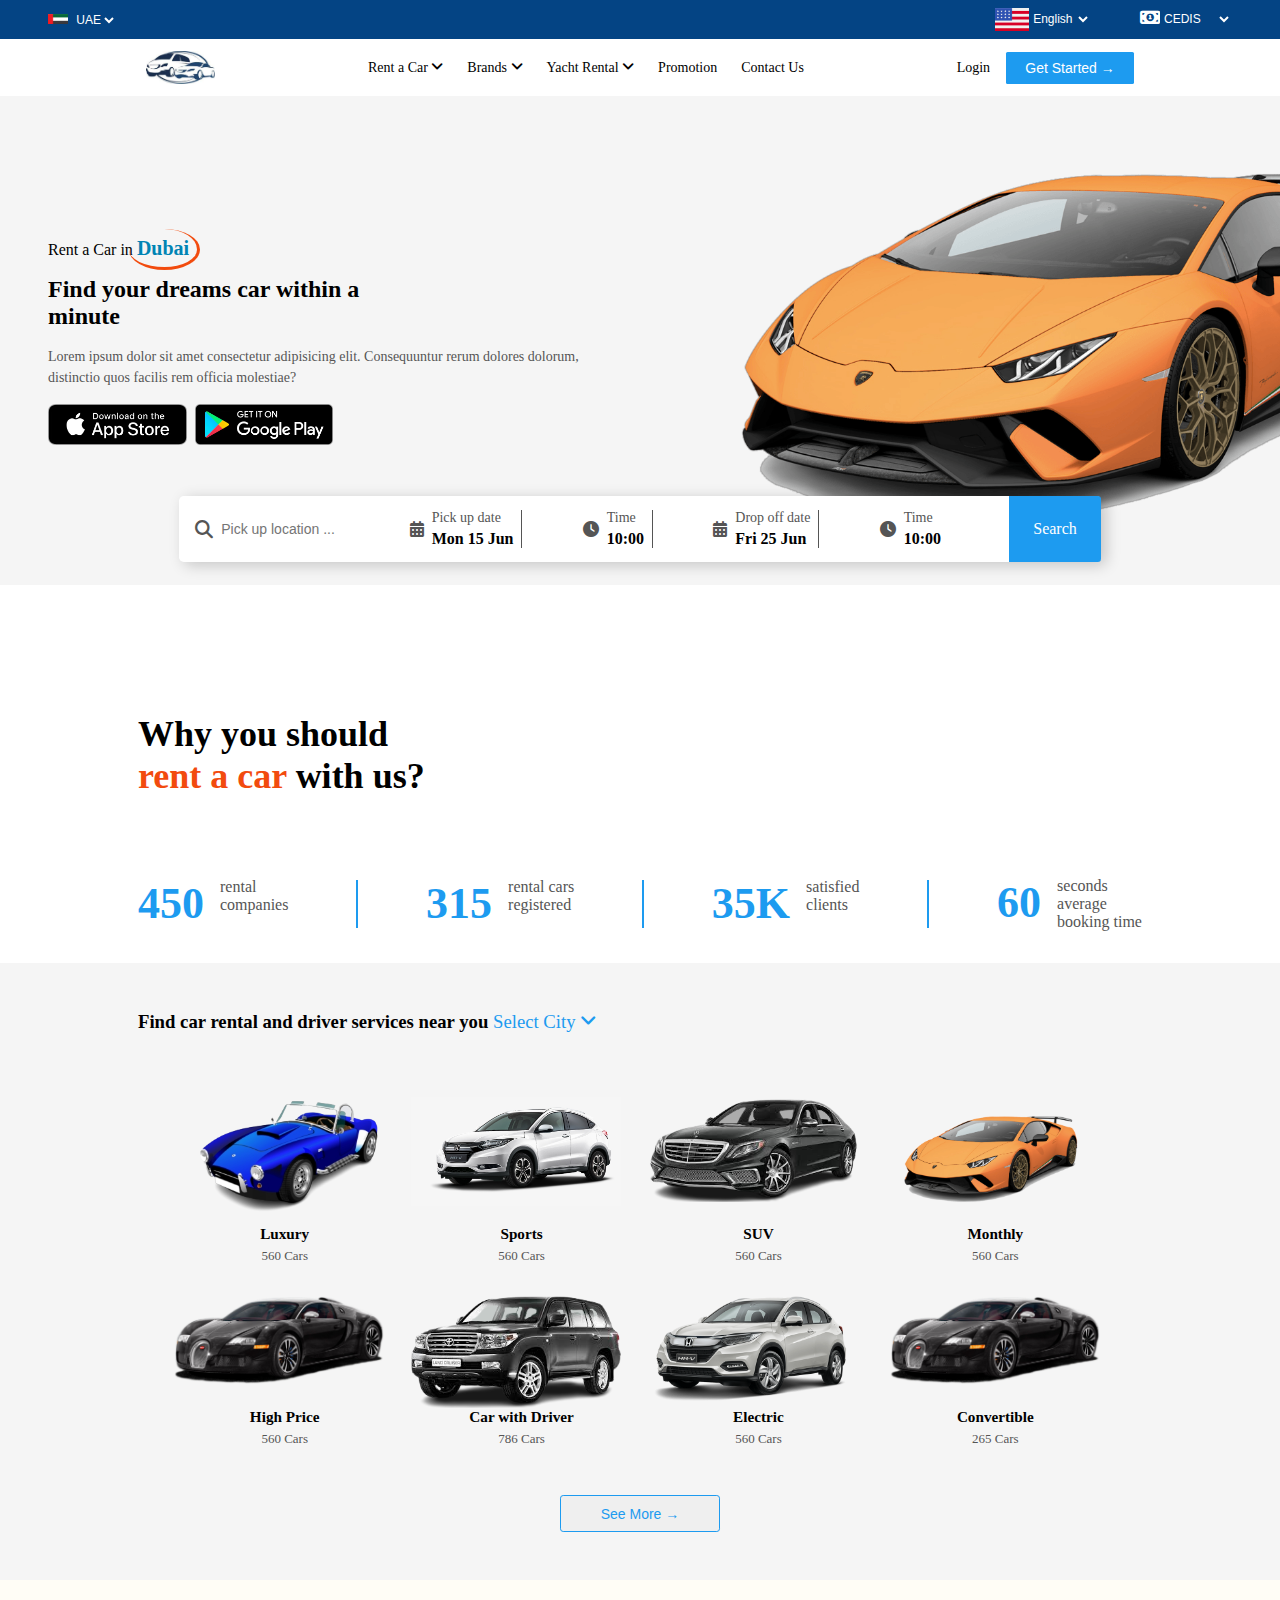
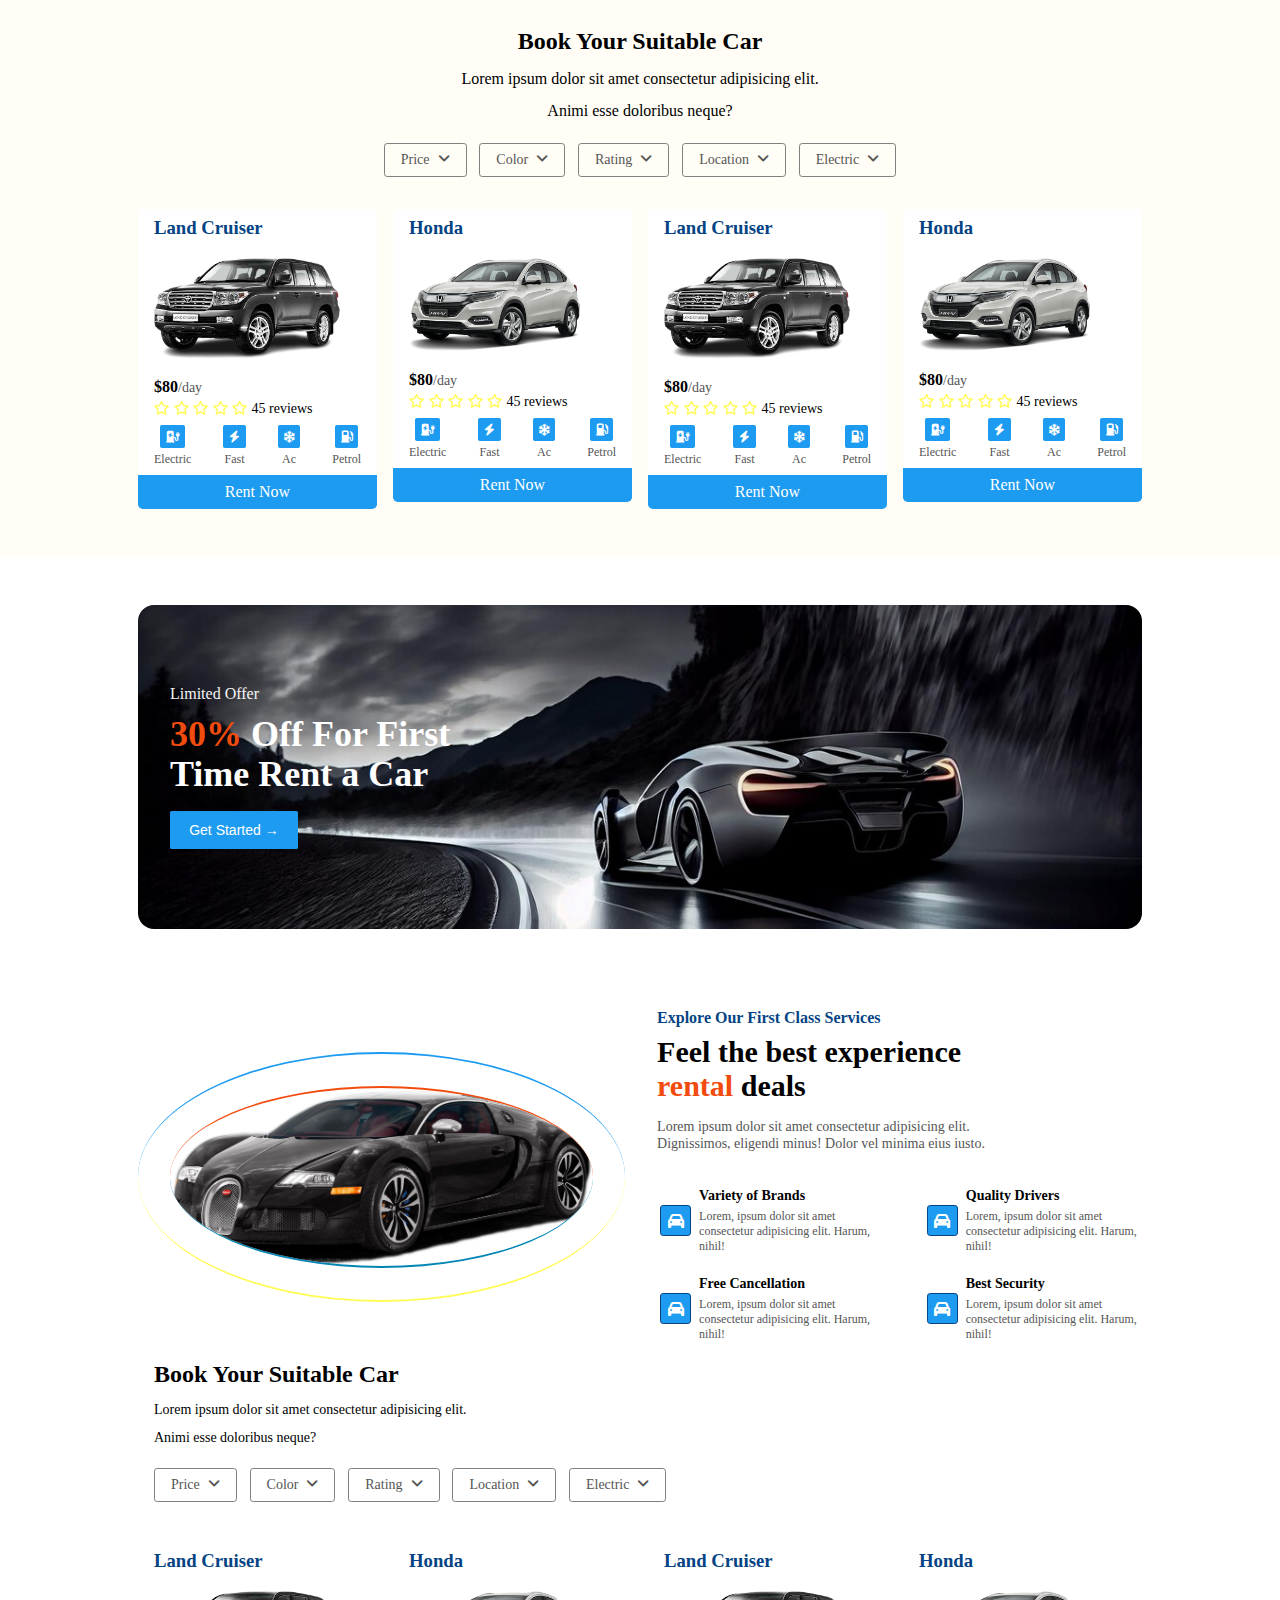
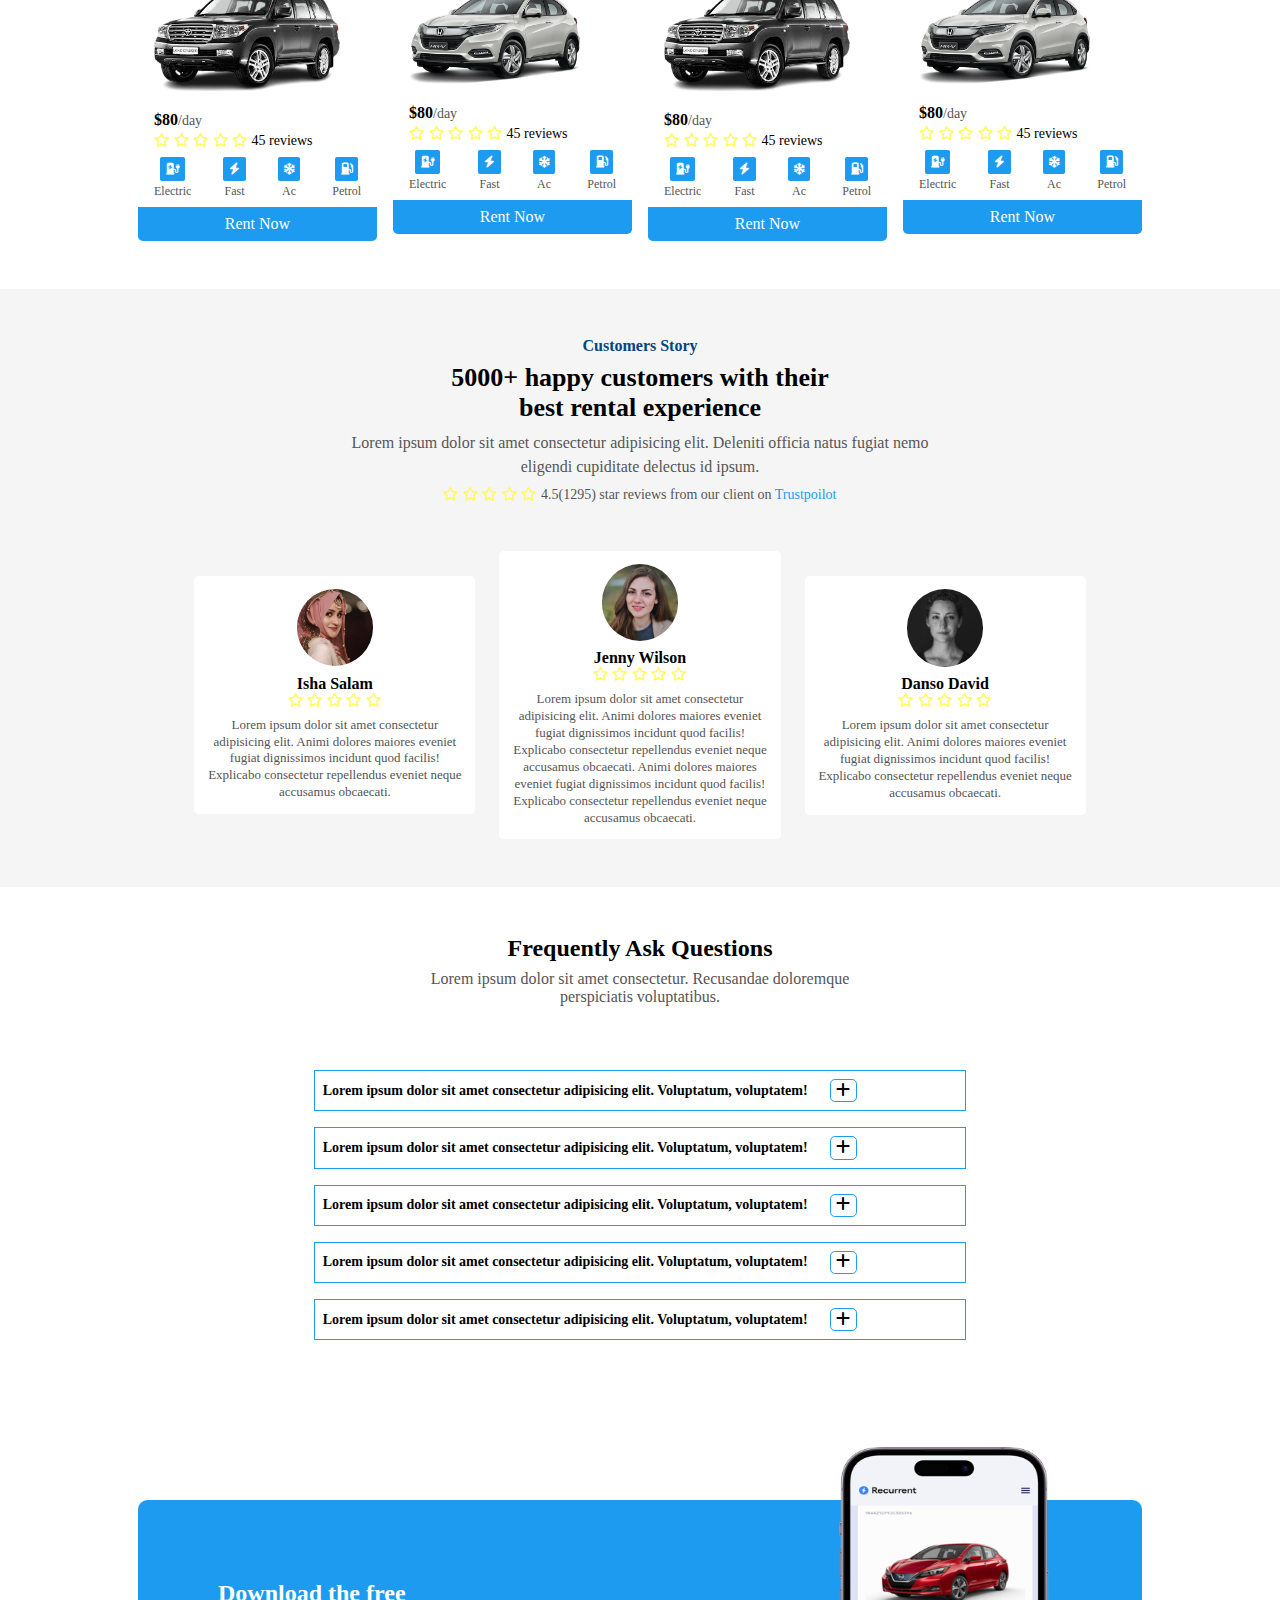
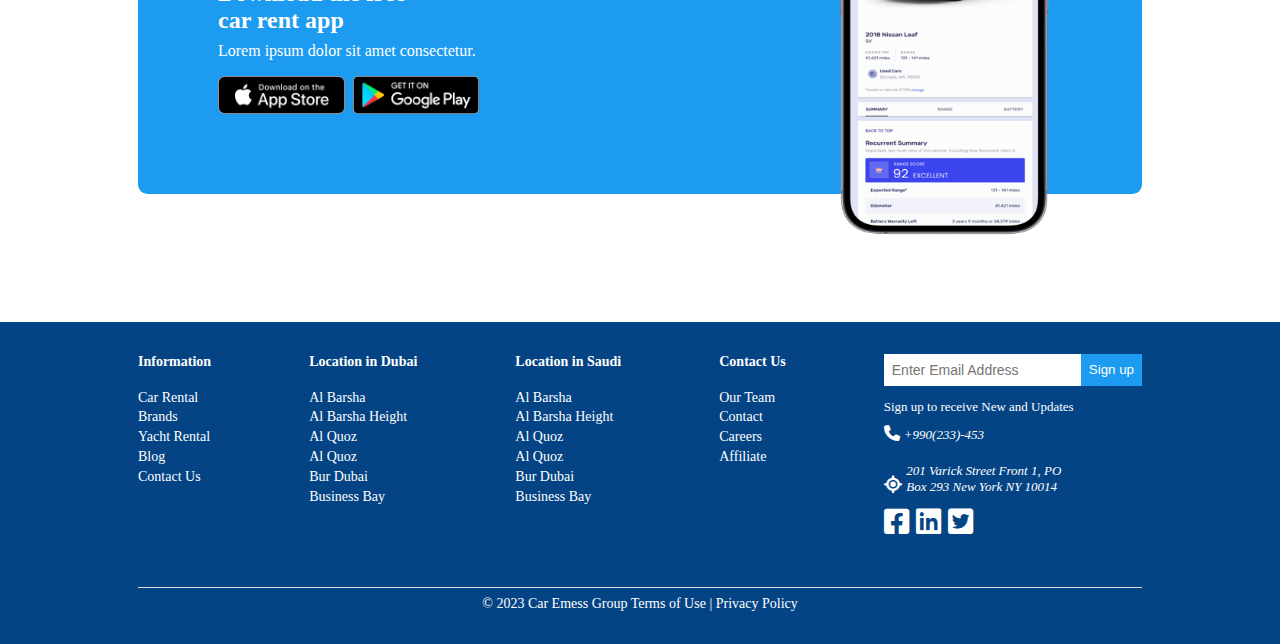
<file: index.html>
<!DOCTYPE html>
<html lang="en">
<head>
    <meta charset="UTF-8">
    <meta name="viewport" content="width=device-width, initial-scale=1.0">
    <title>CAR RENTAL LANDING PAGE | COHORT PROJECT</title>
    <link rel="stylesheet" href="./styles.css">
    <link rel="stylesheet" href="./css/all.min.css">
    
</head>
<body>
    <div class="country-parent-container">
      
      <div class="country-countainer">
        <img class="flag" src="./imgs/uae1.png" alt="">
        <select name="select" id="countries">
            <option value="">UAE</option>
            <option value="aye">USA</option>
            <option value="eh">CA</option>
            <option value="ooh">SA</option>
            <option value="whoop">GH</option>
        </select>
     </div>
        
      <div class="lang-currency-container">

        <div class="lang-container">
        <img class="us-flag" src="./imgs/us-flag.png" alt="">
        <select name="select" id="lang">
            <option value="">English</option>
            <option value="aye">chinese</option>
            <option value="eh">Britain</option>
        </select>
        </div>

        <div class="currency-container">
        <i class="fa-solid fa-money-bill-1 i-currency"></i>
        <select name="select" id="i-currency">
            <option value="">CEDIS</option>
            <option value="aye">DOLLAR</option>
            <option value="eh">POUNDS</option>
        </select>
        </div>
      </div> 
    </div>
                   <!-- end of countries, languages and currencies bar -->
           
    <nav>
        <div class="nav-container">

            <div class="row">

                <div class="content-container">
                     <div class="logo-container">
                        <img class="logo" src="./imgs/logo2.jpeg" alt="">
                        
                     </div>
                     <i onclick="toggleNav()" class="fa-solid fa-bars bars"></i>

                     <div class="menu-container">
                        <ul  class="menu">
                            <li><a href="#">Rent a Car <i class="fa-solid fa-angle-down"></i></a>
                               <div class="sub-menu-1">
                                <ul>
                                    <li><a href="#">Business</a></li>
                                    <li><a href="#">Commercial</a></li>
                                    <li><a href="#">Private</a></li>
                                    <li><a href="#">Convoy</a></li>
                                    <li><a href="#">Security</a></li>
                                </ul>
                               </div>
                            </li>
                            <li><a href="#">Brands <i class="fa-solid fa-angle-down"></i> </a>
                                <div class="sub-menu-1">
                                    <ul>
                                        <li><a href="#">BMW</a></li>
                                        <li><a href="#">BENZ</a></li>
                                        <li><a href="#">LEXUS</a></li>
                                        <li><a href="#">KIA</a></li>
                                        <li><a href="#">KANTANKA</a></li>
                                        <li><a href="#">Others</a></li>
                                    </ul>
                                </div>
                            </li>

                            <li><a href="#">Yacht Rental <i class="fa-solid fa-angle-down"></i> </a>
                                <div class="sub-menu-1">
                                    <ul>
                                        <li><a href="#">Catamaran</a></li>
                                        <li><a href="#">Sailboat</a></li>
                                        <li><a href="#">Motorboat</a></li>
                                        <li><a href="#">Superyacht</a></li>
                                    </ul>
                                </div>
                            </li>

                            <li><a href="#">Promotion</a></li>
                            <li><a href="#">Contact Us</a></li>
                        </ul>
                    </div>

                    <div class="login-container">
                        <p>Login</p>
                        <button class="nav-btn">Get Started <span class="navbtn-arr">&rarr;</span></button>
                    </div>
                </div>
            </div>
        </div>
    </nav>
                          <!--  end of nav-bar markup -->

    <header id="header-section">

        <div class="header-container">

            <div class="rows">

                <div class="header-parent-container">

                    <div class="header-left-content-container">

                        <p class="header-sub-title">Rent a Car in <span class="header-sub-title-span">Dubai</span> </p>

                        <div class="header-title-container">
                            <h2 class="header-title">Find your dreams car within a minute</h2>
                        </div>

                        <p class="header-content">
                           Lorem ipsum dolor sit amet consectetur adipisicing elit. 
                           Consequuntur rerum dolores dolorum, distinctio quos facilis rem officia molestiae?
                        </p>

                        <div class="header-download-app-container">
                            <img class="download-img" src="./imgs/appstore.webp" alt="">
                            <img class="download-img" src="./imgs/playstore.webp" alt="">
                        </div>
                    </div>

                    <div class="header-right-container">
                         <img class="header-img" src="./imgs/LH2.png" alt="" class="header-right-img">
                    </div>
                </div>
            </div>
        </div>

    </header>          
                      
                              <!-- end of header section markup -->
                     
    <section id="section-search">
        <div class="search-container">
            <div class="search-input">
                <i class="fa-solid fa-magnifying-glass"></i>  <input type="search" name="" placeholder="Pick up location ...">
            </div>

            <div class="pickup-container">
                <i class="fa-solid fa-calendar-days"></i>
                <div class="pickup-content">
                    <p>Pick up date </p>
                    <p>Mon 15 Jun</p>
                </div>
            </div>
                  
            <div class="pickup-container">
                <i class="fa-solid fa-clock"></i>
                <div class="pickup-content">
                    <p>Time</p>
                    <p>10:00</p>
                </div>
            </div>
            
            <div class="pickup-container">
                <i class="fa-solid fa-calendar-days"></i>
                <div class="pickup-content">
                    <p>Drop off date </p>
                    <p>Fri 25 Jun</p>
                </div>
            </div>

            <div class="pickup-container pu-third">
                <i class="fa-solid fa-clock"></i>
                <div class="pickup-content">
                    <p>Time</p>
                    <p>10:00</p>
                </div>
            </div>

            <div class="search-box-container">
                <p>Search</p>
            </div>
            
        </div> 
    </section> 

    <!-- end of search bar -->
    
    <section id="why">

        <div class="why-container">

            <div class="row">

                <div class="why-parent-container">

                    <div class="why-title-container">
                        <h2 class="why-title">Why you should <br> <span class="why-title-span">rent a car</span> with us?</h2>
                    </div>

                    <div class="stat-container">
                        <div class="stat-row-container">
                            <h1 class="stat-num">450</h1>
                            <p class="stat-name">
                                rental <br>companies
                            </p>
                        </div>
                        <hr>
                        <div class="stat-row-container">
                            <h1 class="stat-num">315</h1>
                            <p class="stat-name">
                                rental cars <br>registered
                            </p>
                        </div>
                        <hr>
                        <div class="stat-row-container">
                            <h1 class="stat-num">35K</h1>
                            <p class="stat-name">
                                satisfied <br>clients
                            </p>
                        </div>
                        <hr>
                        <div class="stat-row-container">
                            <h1 class="stat-num">60</h1>
                            <p class="stat-name">
                                seconds <br>average <br>booking time
                            </p>
                        </div>

                    </div>
                </div>
            </div>
        </div>
    </section>

                   <!-- end of why us -->

    <section id="find-car">

        <div class="find-car-container">

            <div class="row">

                <div class="find-car-parent-container">
                    <div class="find-car-title-container">
                        <h3 class="find-car-title">
                            Find car rental and driver services near you <ul class="city-menu">
                                <li><a class="select-city" href="#">Select City <i class="fa-solid fa-angle-down"></i></a>
                                    <ul class="cities-menu">
                                        <!-- cities to select from  -->
                                        <li><a href="#">Abu Dhabi</a></li>
                                        <li><a href="#">Sharjah</a></li>
                                        <li><a href="#">Ajman</a></li>
                                        <li><a href="#">Fujairah</a></li>
                                    </ul>
                                </li>
                            </ul>
                              
                        </h3>
                    </div>

                    <div class="find-car-card-parent-container">

                        <div class="find-car-card-container">  
                              
                                    <img src="./imgs/lux-blue.png" alt="" class="find-car-img">

                                    <div class="find-car-card-content-container">
                                        <h3>Luxury</h3>
                                        <p class="car-num">
                                            560 Cars
                                        </p>
                                    </div>
                        </div>
                        <div class="find-car-card-container">  
                              
                            <img src="./imgs/honda.png" alt="" class="find-car-img">

                                    <div class="find-car-card-content-container">
                                        <h3>Sports</h3>
                                        <p class="car-num">
                                            560 Cars
                                        </p>
                                    </div>
                        </div>
                        <div class="find-car-card-container">  
                              
                                    <img src="./imgs/super5.png" alt="" class="find-car-img">

                                    <div class="find-car-card-content-container">
                                        <h3>SUV</h3>
                                        <p class="car-num">
                                            560 Cars
                                        </p>
                                    </div>
                        </div>
                        <div class="find-car-card-container">  
                              
                                    <img src="./imgs/Lamborghini-Huracan.png" alt="" class="find-car-img">

                                    <div class="find-car-card-content-container">
                                        <h3>Monthly</h3>
                                        <p class="car-num">
                                            560 Cars
                                        </p>
                                    </div>
                        </div>
                        <div class="find-car-card-container">  
                              
                                    <img src="./imgs/Supercar2.png" alt="" class="find-car-img">

                                    <div class="find-car-card-content-container">
                                        <h3>High Price</h3>
                                        <p class="car-num">
                                            560 Cars
                                        </p>
                                    </div>
                        </div>
                        <div class="find-car-card-container">  
                              
                                    <img src="./imgs/cruiser-1.png" alt="" class="find-car-img">

                                    <div class="find-car-card-content-container">
                                        <h3>Car with Driver </h3>
                                        <p class="car-num">
                                           786 Cars
                                        </p>
                                    </div>
                        </div>

                        <div class="find-car-card-container">  
                                    <div class="card-img-conatainer">
                                        <img src="./imgs/pngkit_suv-png_9493575.png" alt="" class="find-car-img">
                                    </div>
                                
                                    <div class="find-car-card-content-container">
                                        <h3>Electric</h3>
                                        <p class="car-num">
                                            560 Cars
                                        </p>
                                    </div>
                        </div>

                        <div class="find-car-card-container">  
                              
                                     <div class="card-img-conatainer">
                                        <img src="./imgs/Supercar2.png" alt="" class="find-car-img">    
                                    </div>

                                    <div class="find-car-card-content-container">
                                        <h3>Convertible</h3>
                                        <p class="car-num">
                                            265 Cars
                                        </p>
                                    </div>
                        </div>
                                       <!-- inner cars  // see more-->
                        <div class="find-car-card-parent-container see-more-cars-container ">

                            <div class="find-car-card-container">  
      
                                        <img src="./imgs/lux-blue.png" alt="" class="find-car-img">
    
                                        <div class="find-car-card-content-container">
                                            <h3>Luxury</h3>
                                            <p class="car-num">
                                                560 Cars
                                            </p>
                                        </div>
                            </div>
                            <div class="find-car-card-container">  
                                  
                                <img src="./imgs/honda.png" alt="" class="find-car-img">
    
                                        <div class="find-car-card-content-container">
                                            <h3>Sports</h3>
                                            <p class="car-num">
                                                560 Cars
                                            </p>
                                        </div>
                            </div>
                            <div class="find-car-card-container">  
                                  
                                        <img src="./imgs/super5.png" alt="" class="find-car-img">
    
                                        <div class="find-car-card-content-container">
                                            <h3>SUV</h3>
                                            <p class="car-num">
                                                560 Cars
                                            </p>
                                        </div>
                            </div>
                            <div class="find-car-card-container">  
                                  
                                        <img src="./imgs/Lamborghini-Huracan.png" alt="" class="find-car-img">
    
                                        <div class="find-car-card-content-container">
                                            <h3>Monthly</h3>
                                            <p class="car-num">
                                                560 Cars
                                            </p>
                                        </div>
                            </div>
                            <div class="find-car-card-container">  
                                  
                                        <img src="./imgs/Supercar2.png" alt="" class="find-car-img">
    
                                        <div class="find-car-card-content-container">
                                            <h3>High Price</h3>
                                            <p class="car-num">
                                                560 Cars
                                            </p>
                                        </div>
                            </div>
                            <div class="find-car-card-container">  
                                  
                                        <img src="./imgs/cruiser-1.png" alt="" class="find-car-img">
    
                                        <div class="find-car-card-content-container">
                                            <h3>Car with Driver </h3>
                                            <p class="car-num">
                                               786 Cars
                                            </p>
                                        </div>
                            </div>
    
                            <div class="find-car-card-container">  
                                        <div class="card-img-conatainer">
                                            <img src="./imgs/pngkit_suv-png_9493575.png" alt="" class="find-car-img">
                                        </div>
                                    
                                        <div class="find-car-card-content-container">
                                            <h3>Electric</h3>
                                            <p class="car-num">
                                                560 Cars
                                            </p>
                                        </div>
                            </div>
    
                            <div class="find-car-card-container">  
                                  
                                         <div class="card-img-conatainer">
                                            <img src="./imgs/Supercar2.png" alt="" class="find-car-img">    
                                        </div>
    
                                        <div class="find-car-card-content-container">
                                            <h3>Convertible</h3>
                                            <p class="car-num">
                                                265 Cars
                                            </p>
                                        </div>
                            </div>
    
                          
    
                        </div>

                        <div class="see-more-container "> 
                            <button class="see-more-btn">See More &rarr;</button>
                        </div>

                    </div>
                </div>
            </div>
        </div>
    </section>     
                                  <!-- end of find car markup below are blocks for booking section  -->

    
    <section id="booking">

        <div class="booking-container">
            
            <div class="row">

                <div class="booking-parent-container second">
                    <div class="booking-title-container">
                        <h2 class="booking-title">Book Your Suitable Car </h2>
                    </div>
                    <p class="booking-content">Lorem ipsum dolor sit amet consectetur adipisicing elit. <br> Animi esse doloribus neque?</p>
                    <div class="filter-container">
                        <div class="price-box">Price  <i class="fa-solid fa-angle-down"></i>
                            <ul class="filter-menu">
                                <li><a href="#">$75,000</a></li>
                                <li><a href="#">$85,000</a></li>
                                <li><a href="#">$105,000</a></li>
                            </ul>
                        </div>

                        <div class="price-box">Color <i class="fa-solid fa-angle-down"></i>
                            <ul class="filter-menu">
                                <li><a href="#">Blue </a></li>
                                <li><a href="#">white</a></li>
                                <li><a href="#">Black</a></li>
                                <li><a href="#">Ash</a></li>
                                <li><a href="#">Green</a></li>
                            </ul>
                        </div>

                        <div class="price-box">Rating <i class="fa-solid fa-angle-down"></i>
                            <ul class="filter-menu">
                                <li><a href="#">Super Cars </a></li>
                                <li><a href="#">Superyacht</a></li>
                                <li><a href="#">Racing</a></li>
                                <li><a href="#">Sports Cars</a></li>
                                <li><a href="#">5 Star</a></li>
                            </ul>
                        </div>

                        <div class="price-box">Location <i class="fa-solid fa-angle-down"></i>
                            <ul class="filter-menu">
                                <li><a href="#">Kanda</a></li>
                                <li><a href="#">Awoshie</a></li>
                                <li><a href="#">Ofaankor</a></li>
                                <li><a href="#">Walantu</a></li>
                                <li><a href="#">Blue Top</a></li>
                            </ul>
                        </div>

                        <div class="price-box">Electric <i class="fa-solid fa-angle-down"></i>
                            <ul class="filter-menu">
                                <li><a href="#">Tesla </a></li>
                                <li><a href="#">BMW</a></li>
                                <li><a href="#">Mercedes Benz</a></li>
                                <li><a href="#">Lamborghini-Huracan</a></li>
                                <li><a href="#">Rolls Royce</a></li>
                            </ul>
                        </div>
                    </div>

                    <div class="rent-now-container">
                        <div class="rent-now-card">
                                      <!-- card one -->
                            <div class="rent-now-content-container">
                                <h3 class="rn-card-title">Land Cruiser</h3>
                                <img class="rn-img" src="./imgs/cruiser-1.png" alt="">
                                <p class="price-tag">$80<span class="per-day-span" >/day</span></p>
                                <div class="stars">
                                    <i class="fa-regular fa-star"></i>
                                    <i class="fa-regular fa-star"></i>
                                    <i class="fa-regular fa-star"></i>
                                    <i class="fa-regular fa-star"></i>   
                                    <i class="fa-regular fa-star"></i>
                                    
                                    45 reviews
                                </div>
                                <div class="rn-card-icons-container">
                                    <div class="rn-icon-names">
                                        <i class="fa-solid fa-charging-station"></i> <br>Electric
                                    </div>
                                    <div class="rn-icon-names">
                                        <i class="fa-solid fa-bolt"></i> <br> Fast
                                    </div>
                                    <div class="rn-icon-names">
                                        <i class="fa-solid fa-snowflake"></i> <br> Ac
                                    </div>
                                    <div class="rn-icon-names">
                                        <i class="fa-solid fa-gas-pump"></i> <br>Petrol
                                    </div>
                                      
                                </div>
                            </div>
                          

                            <div class="rent-now-btn">
                                Rent Now
                            </div>
                        </div>
                        <!-- card two -->
                        <div class="rent-now-card">

                            <div class="rent-now-content-container">
                                <h3 class="rn-card-title">Honda</h3>
                                <img class="rn-img" src="./imgs/pngkit_suv-png_9493575.png" alt="">
                                <p class="price-tag">$80<span class="per-day-span" >/day</span></p>
                                         <!-- review stars -->
                                <div class="stars">
                                    <i class="fa-regular fa-star"></i>
                                    <i class="fa-regular fa-star"></i>
                                    <i class="fa-regular fa-star"></i>
                                    <i class="fa-regular fa-star"></i>   
                                    <i class="fa-regular fa-star"></i>
                                    
                                    45 reviews
                                </div>
                                <div class="rn-card-icons-container">
                                    <!-- review icons -->
                                    <div class="rn-icon-names">
                                        <i class="fa-solid fa-charging-station"></i> <br>Electric
                                    </div>
                                    <div class="rn-icon-names">
                                        <i class="fa-solid fa-bolt"></i> <br> Fast
                                    </div>
                                    <div class="rn-icon-names">
                                        <i class="fa-solid fa-snowflake"></i> <br> Ac
                                    </div>
                                    <div class="rn-icon-names">
                                        <i class="fa-solid fa-gas-pump"></i> <br>Petrol
                                    </div>
                                      
                                </div>
                            </div>
                          

                            <div class="rent-now-btn">
                                Rent Now
                            </div>
                        </div>
                        <!-- card 4 -->
                        <div class="rent-now-card">

                            <div class="rent-now-content-container">
                                <h3 class="rn-card-title">Land Cruiser</h3>
                                <img class="rn-img" src="./imgs/cruiser-1.png" alt="">
                                <p class="price-tag">$80<span class="per-day-span" >/day</span></p>
                                <div class="stars">
                                    <i class="fa-regular fa-star"></i>
                                    <i class="fa-regular fa-star"></i>
                                    <i class="fa-regular fa-star"></i>
                                    <i class="fa-regular fa-star"></i>   
                                    <i class="fa-regular fa-star"></i>
                                    
                                    45 reviews
                                </div>
                                <div class="rn-card-icons-container">
                                    <div class="rn-icon-names">
                                        <i class="fa-solid fa-charging-station"></i> <br>Electric
                                    </div>
                                    <div class="rn-icon-names">
                                        <i class="fa-solid fa-bolt"></i> <br> Fast
                                    </div>
                                    <div class="rn-icon-names">
                                        <i class="fa-solid fa-snowflake"></i> <br> Ac
                                    </div>
                                    <div class="rn-icon-names">
                                        <i class="fa-solid fa-gas-pump"></i> <br>Petrol
                                    </div>
                                      
                                </div>
                            </div>
                          

                            <div class="rent-now-btn">
                                Rent Now
                            </div>
                        </div>
                        <div class="rent-now-card">

                            <div class="rent-now-content-container">
                                <h3 class="rn-card-title">Honda</h3>
                                <img class="rn-img" src="./imgs/pngkit_suv-png_9493575.png" alt="">
                                <p class="price-tag">$80<span class="per-day-span" >/day</span></p>
                                <div class="stars">
                                    <i class="fa-regular fa-star"></i>
                                    <i class="fa-regular fa-star"></i>
                                    <i class="fa-regular fa-star"></i>
                                    <i class="fa-regular fa-star"></i>   
                                    <i class="fa-regular fa-star"></i>
                                    
                                    45 reviews
                                </div>
                                <div class="rn-card-icons-container">
                                    <div class="rn-icon-names">
                                        <i class="fa-solid fa-charging-station"></i> <br>Electric
                                    </div>
                                    <div class="rn-icon-names">
                                        <i class="fa-solid fa-bolt"></i> <br> Fast
                                    </div>
                                    <div class="rn-icon-names">
                                        <i class="fa-solid fa-snowflake"></i> <br> Ac
                                    </div>
                                    <div class="rn-icon-names">
                                        <i class="fa-solid fa-gas-pump"></i> <br>Petrol
                                    </div>
                                      
                                </div>
                            </div>
                          

                            <div class="rent-now-btn">
                                Rent Now
                            </div>
                        </div>
                    </div>

                </div>
            </div>
        </div>
    </section>                              
                                    <!-- end of booking section below are styles for discount-->

    <section class="discount">
        <div class="discount-container">

            <div class="row">
                <!-- markup for highlight discount img -->
                <div class="discount-parent-container">
                   <p >Limited Offer</p>
                   <h2 class="discount-title">
                    <span class="discount-title-span">30%</span> Off For First <br> Time Rent a Car
                   </h2>

                   <div class="discount-btn-container"> 
                    <button class="discount-btn">Get Started &rarr;</button>
                   </div>

                </div>
               
                <!-- markup -->
                <div class="explore-parent-container">
                    <div class="explore-img-container">
                        <img src="./imgs/Supercar2.png" alt="" class="explore-img">
                    </div>

                    <div class="explore-content-container">

                        <div class="explore-upper-content">       
                        <p class="sub-title">
                            Explore Our First Class Services
                        </p>
                        <h2 class="explore-title">
                            Feel the best experience <br> <span class="explore-title-span">rental</span> deals
                        </h2>
                        <p class="explore-content">
                            Lorem ipsum dolor sit amet consectetur adipisicing elit. <br>
                             Dignissimos, eligendi minus! Dolor vel minima eius iusto. 
                        </p>
                        </div>

                        <div class="explore-lower-content">
                            <div class="services-container">
                                  <div class="service-parent-container">
                                    <i class="fa-solid fa-car"></i>
                                    <div class="services-content-container">
                                        <h4 class="service-title">Variety of Brands</h4>
                                        <p class="service-content">
                                            Lorem, ipsum dolor sit amet
                                             consectetur adipisicing elit. Harum, nihil!
                                        </p>
                                    </div>
                                  </div>
                            </div>
                            <div class="services-container">
                                  <div class="service-parent-container">
                                    <i class="fa-solid fa-car"></i>
                                    <div class="services-content-container">
                                        <h4 class="service-title">Quality Drivers</h4>
                                        <p class="service-content">
                                            Lorem, ipsum dolor sit amet
                                             consectetur adipisicing elit. Harum, nihil!
                                        </p>
                                    </div>
                                  </div>
                            </div>
                            <div class="services-container">
                                  <div class="service-parent-container">
                                    <i class="fa-solid fa-car"></i>
                                    <div class="services-content-container">
                                        <h4 class="service-title">Free Cancellation</h4>
                                        <p class="service-content">
                                            Lorem, ipsum dolor sit amet
                                             consectetur adipisicing elit. Harum, nihil!
                                        </p>
                                    </div>
                                  </div>
                            </div>
                            <div class="services-container">
                                  <div class="service-parent-container">
                                    <i class="fa-solid fa-car"></i>
                                    <div class="services-content-container">
                                        <h4 class="service-title">Best Security</h4>
                                        <p class="service-content">
                                            Lorem, ipsum dolor sit amet
                                             consectetur adipisicing elit. Harum, nihil!
                                        </p>
                                    </div>
                                  </div>
                            </div>
                        </div>

                    </div>
                </div>
                <!-- end of services markup -->

                <div class="second-booking-upper">
                    <div class="booking-title-container">
                        <h2 class="booking-title">Book Your Suitable Car </h2>
                    </div>
                    <p class="booking-content">Lorem ipsum dolor sit amet consectetur adipisicing elit. <br> Animi esse doloribus neque?</p>
                    <div class="filter-container">
                        <div class="price-box">Price  <i class="fa-solid fa-angle-down"></i>
                            <ul class="filter-menu">
                                <li><a href="#">$75,000</a></li>
                                <li><a href="#">$85,000</a></li>
                                <li><a href="#">$105,000</a></li>
                            </ul>
                        </div>

                        <div class="price-box">Color <i class="fa-solid fa-angle-down"></i>
                            <ul class="filter-menu">
                                <li><a href="#">Blue </a></li>
                                <li><a href="#">white</a></li>
                                <li><a href="#">Black</a></li>
                                <li><a href="#">Ash</a></li>
                                <li><a href="#">Green</a></li>
                            </ul>
                        </div>

                        <div class="price-box">Rating <i class="fa-solid fa-angle-down"></i>
                    <ul class="filter-menu">
                                <li><a href="#">Super Cars </a></li>
                                <li><a href="#">Superyacht</a></li>
                                <li><a href="#">Racing</a></li>
                                <li><a href="#">Sports Cars</a></li>
                                <li><a href="#">5 Star</a></li>
                            </ul>
                        </div>

                        <div class="price-box">Location <i class="fa-solid fa-angle-down"></i>
                            <ul class="filter-menu">
                                <li><a href="#">Kanda</a></li>
                                <li><a href="#">Awoshie</a></li>
                                <li><a href="#">Ofaankor</a></li>
                                <li><a href="#">Walantu</a></li>
                                <li><a href="#">Blue Top</a></li>
                            </ul>
                        </div>

                        <div class="price-box">Electric <i class="fa-solid fa-angle-down"></i>
                            <ul class="filter-menu">
                                <li><a href="#">Tesla </a></li>
                                <li><a href="#">BMW</a></li>
                                <li><a href="#">Mercedes Benz</a></li>
                                <li><a href="#">Lamborghini-Huracan</a></li>
                                <li><a href="#">Rolls Royce</a></li>
                            </ul>
                        </div>
                    </div>
                  </div>
                <div class="booking-parent-container">
                    <div class="rent-now-container">
                        <div class="rent-now-card">
                                      <!-- card one -->
                            <div class="rent-now-content-container">
                                <h3 class="rn-card-title">Land Cruiser</h3>
                                <img class="rn-img" src="./imgs/cruiser-1.png" alt="">
                                <p class="price-tag">$80<span class="per-day-span" >/day</span></p>
                                <div class="stars">
                                    <i class="fa-regular fa-star"></i>
                                    <i class="fa-regular fa-star"></i>
                                    <i class="fa-regular fa-star"></i>
                                    <i class="fa-regular fa-star"></i>   
                                    <i class="fa-regular fa-star"></i>
                                    
                                    45 reviews
                                </div>
                                <div class="rn-card-icons-container">
                                    <div class="rn-icon-names">
                                        <i class="fa-solid fa-charging-station"></i> <br>Electric
                                    </div>
                                    <div class="rn-icon-names">
                                        <i class="fa-solid fa-bolt"></i> <br> Fast
                                    </div>
                                    <div class="rn-icon-names">
                                        <i class="fa-solid fa-snowflake"></i> <br> Ac
                                    </div>
                                    <div class="rn-icon-names">
                                        <i class="fa-solid fa-gas-pump"></i> <br>Petrol
                                    </div>
                                      
                                </div>
                            </div>
                          

                            <div class="rent-now-btn">
                                Rent Now
                            </div>
                        </div>
                        <!-- card two -->
                        <div class="rent-now-card">

                            <div class="rent-now-content-container">
                                <h3 class="rn-card-title">Honda</h3>
                                <img class="rn-img" src="./imgs/pngkit_suv-png_9493575.png" alt="">
                                <p class="price-tag">$80<span class="per-day-span" >/day</span></p>
                                         <!-- review stars -->
                                <div class="stars">
                                    <i class="fa-regular fa-star"></i>
                                    <i class="fa-regular fa-star"></i>
                                    <i class="fa-regular fa-star"></i>
                                    <i class="fa-regular fa-star"></i>   
                                    <i class="fa-regular fa-star"></i>
                                    
                                    45 reviews
                                </div>
                                <div class="rn-card-icons-container">
                                    <!-- review icons -->
                                    <div class="rn-icon-names">
                                        <i class="fa-solid fa-charging-station"></i> <br>Electric
                                    </div>
                                    <div class="rn-icon-names">
                                        <i class="fa-solid fa-bolt"></i> <br> Fast
                                    </div>
                                    <div class="rn-icon-names">
                                        <i class="fa-solid fa-snowflake"></i> <br> Ac
                                    </div>
                                    <div class="rn-icon-names">
                                        <i class="fa-solid fa-gas-pump"></i> <br>Petrol
                                    </div>
                                      
                                </div>
                            </div>
                          

                            <div class="rent-now-btn">
                                Rent Now
                            </div>
                        </div>
                        <!-- card 4 -->
                        <div class="rent-now-card">

                            <div class="rent-now-content-container">
                                <h3 class="rn-card-title">Land Cruiser</h3>
                                <img class="rn-img" src="./imgs/cruiser-1.png" alt="">
                                <p class="price-tag">$80<span class="per-day-span" >/day</span></p>
                                <div class="stars">
                                    <i class="fa-regular fa-star"></i>
                                    <i class="fa-regular fa-star"></i>
                                    <i class="fa-regular fa-star"></i>
                                    <i class="fa-regular fa-star"></i>   
                                    <i class="fa-regular fa-star"></i>
                                    
                                    45 reviews
                                </div>
                                <div class="rn-card-icons-container">
                                    <div class="rn-icon-names">
                                        <i class="fa-solid fa-charging-station"></i> <br>Electric
                                    </div>
                                    <div class="rn-icon-names">
                                        <i class="fa-solid fa-bolt"></i> <br> Fast
                                    </div>
                                    <div class="rn-icon-names">
                                        <i class="fa-solid fa-snowflake"></i> <br> Ac
                                    </div>
                                    <div class="rn-icon-names">
                                        <i class="fa-solid fa-gas-pump"></i> <br>Petrol
                                    </div>
                                      
                                </div>
                            </div>
                          

                            <div class="rent-now-btn">
                                Rent Now
                            </div>
                        </div>
                        <div class="rent-now-card">

                            <div class="rent-now-content-container">
                                <h3 class="rn-card-title">Honda</h3>
                                <img class="rn-img" src="./imgs/pngkit_suv-png_9493575.png" alt="">
                                <p class="price-tag">$80<span class="per-day-span" >/day</span></p>
                                <div class="stars">
                                    <i class="fa-regular fa-star"></i>
                                    <i class="fa-regular fa-star"></i>
                                    <i class="fa-regular fa-star"></i>
                                    <i class="fa-regular fa-star"></i>   
                                    <i class="fa-regular fa-star"></i>
                                    
                                    45 reviews
                                </div>
                                <div class="rn-card-icons-container">
                                    <div class="rn-icon-names">
                                        <i class="fa-solid fa-charging-station"></i> <br>Electric
                                    </div>
                                    <div class="rn-icon-names">
                                        <i class="fa-solid fa-bolt"></i> <br> Fast
                                    </div>
                                    <div class="rn-icon-names">
                                        <i class="fa-solid fa-snowflake"></i> <br> Ac
                                    </div>
                                    <div class="rn-icon-names">
                                        <i class="fa-solid fa-gas-pump"></i> <br>Petrol
                                    </div>
                                      
                                </div>
                            </div>
                          

                            <div class="rent-now-btn">
                                Rent Now
                            </div>
                        </div>
                    </div>
                </div>
            </div>
        </div>    
    </section>

    <section class="c-story">
        
        <div class="c-story-container">

            <div class="row">

                <div class="c-story-parent-container">
                    <div class="c-story-upper-container">
                        <p class="sub-title">Customers Story</p>
                        <h2 class="c-story-title">
                            5000+ happy customers with their <br> best  rental experience
                        </h2>
                        <p class="c-story-content">
                            Lorem ipsum dolor sit amet consectetur adipisicing elit.
                             Deleniti officia natus fugiat nemo <br> eligendi cupiditate delectus id ipsum.
                        </p>
                        <div class="stars">
                            <i class="fa-regular fa-star"></i>
                            <i class="fa-regular fa-star"></i>
                            <i class="fa-regular fa-star"></i>
                            <i class="fa-regular fa-star"></i>   
                            <i class="fa-regular fa-star"></i>
                            
                          <p class="c-sub-title"> 4.5(1295) star reviews from our client on  <span class="c-span">Trustpoilot</span></p> 
                        </div>
                    </div>
                    
                    <div class="c-story-lower-container">
                        <div class="c-story-card-container">
                            <img src="./imgs/screen-5.webp" alt="customer-img1" class="c-img">
                            <h4>Isha Salam</h4>
                            <div class="stars">
                                <i class="fa-regular fa-star"></i>
                                <i class="fa-regular fa-star"></i>
                                <i class="fa-regular fa-star"></i>
                                <i class="fa-regular fa-star"></i>   
                                <i class="fa-regular fa-star"></i> 
                            </div>
                            <p class="c-review">
                             Lorem ipsum dolor sit amet consectetur adipisicing elit. 
                             Animi dolores maiores eveniet fugiat dignissimos incidunt quod facilis! 
                             Explicabo consectetur repellendus eveniet neque accusamus obcaecati.
                             
                            </p>
                        </div>

                        <div class="c-story-card-container">
                            <img src="./imgs/test1.png" alt="customer-img1" class="c-img">
                            <h4>Jenny Wilson</h4>
                            <div class="stars">
                                <i class="fa-regular fa-star"></i>
                                <i class="fa-regular fa-star"></i>
                                <i class="fa-regular fa-star"></i>
                                <i class="fa-regular fa-star"></i>   
                                <i class="fa-regular fa-star"></i> 
                            </div>
                            <p class="c-review">
                             Lorem ipsum dolor sit amet consectetur adipisicing elit. 
                             Animi dolores maiores eveniet fugiat dignissimos incidunt quod facilis! 
                             Explicabo consectetur repellendus eveniet neque accusamus obcaecati.
                             Animi dolores maiores eveniet fugiat dignissimos incidunt quod facilis! 
                             Explicabo consectetur repellendus eveniet neque accusamus obcaecati.
                            </p>
                        </div>

                        <div class="c-story-card-container">
                            <img src="./imgs/christine.jpg" alt="customer-img1" class="c-img">
                            <h4>Danso David</h4>
                            <div class="stars">
                                <i class="fa-regular fa-star"></i>
                                <i class="fa-regular fa-star"></i>
                                <i class="fa-regular fa-star"></i>
                                <i class="fa-regular fa-star"></i>   
                                <i class="fa-regular fa-star"></i> 
                            </div>
                            <p class="c-review">
                             Lorem ipsum dolor sit amet consectetur adipisicing elit. 
                             Animi dolores maiores eveniet fugiat dignissimos incidunt quod facilis! 
                             Explicabo consectetur repellendus eveniet neque accusamus obcaecati.
                           
                            </p>
                        </div>
                    </div>
                </div>
            </div>
        </div>
    </section>

    <section class="faqs-section">

        <div class="faqs-container">

            <div class="row">

                <div class="faq-parent-container">
                   <div class="faq-upper-container">
                    <h2 class="faqs-title">Frequently Ask Questions</h2>
                    <p class="faq-subtitle">
                        Lorem ipsum dolor sit amet consectetur.
                         Recusandae doloremque <br> perspiciatis voluptatibus.
                    </p>
                   </div>

                    <div class="questions-parent-container">
                        <article class="faq">
                            
                            <div class="faq-question&answer">
                                <h4>Lorem ipsum dolor sit amet consectetur adipisicing elit. Voluptatum, voluptatem!</h4>
                                <p>
                                    Lorem ipsum dolor sit amet consectetur adipisicing elit.
                                     A, doloremque aliquam reprehenderit, sequi animi earum aut placeat eveniet ad 
                                     accusamus hic mollitia numquam ut at vero repudiandae dolores totam aliquid?
                                </p>
                            </div>
                            <div class="faq-icon"><i class="fa-solid fa-plus"></i></div>
                        </article>

                        <article class="faq">
                            
                            <div class="faq-question&answer">
                                <h4>Lorem ipsum dolor sit amet consectetur adipisicing elit. Voluptatum, voluptatem!</h4>
                                <p>
                                    Lorem ipsum dolor sit amet consectetur adipisicing elit.
                                     A, doloremque aliquam reprehenderit, sequi animi earum aut placeat eveniet ad 
                                     accusamus hic mollitia numquam ut at vero repudiandae dolores totam aliquid?
                                </p>
                            </div>
                            <div class="faq-icon"><i class="fa-solid fa-plus"></i></div>
                        </article>

                        <article class="faq">
                           
                            <div class="faq-question&answer">
                                <h4>Lorem ipsum dolor sit amet consectetur adipisicing elit. Voluptatum, voluptatem!</h4>
                                <p>
                                    Lorem ipsum dolor sit amet consectetur adipisicing elit.
                                     A, doloremque aliquam reprehenderit, sequi animi earum aut placeat eveniet ad 
                                     accusamus hic mollitia numquam ut at vero repudiandae dolores totam aliquid?
                                </p>
                            </div>
                            <div class="faq-icon"><i class="fa-solid fa-plus"></i></div>
                        </article>

                        <article class="faq">
                            
                            <div class="faq-question&answer">
                                <h4>Lorem ipsum dolor sit amet consectetur adipisicing elit. Voluptatum, voluptatem!</h4>
                                <p>
                                    Lorem ipsum dolor sit amet consectetur adipisicing elit.
                                     A, doloremque aliquam reprehenderit, sequi animi earum aut placeat eveniet ad 
                                     accusamus hic mollitia numquam ut at vero repudiandae dolores totam aliquid?
                                </p>
                            </div>
                            <div class="faq-icon"><i class="fa-solid fa-plus"></i></div>
                        </article>

                        <article class="faq">
                          
                            <div class="faq-question&answer">
                                <h4>Lorem ipsum dolor sit amet consectetur adipisicing elit. Voluptatum, voluptatem!</h4>
                                <p>
                                    Lorem ipsum dolor sit amet consectetur adipisicing elit.
                                     A, doloremque aliquam reprehenderit, sequi animi earum aut placeat eveniet ad 
                                     accusamus hic mollitia numquam ut at vero repudiandae dolores totam aliquid?
                                </p>
                            </div>
                            <div class="faq-icon"><i class="fa-solid fa-plus"></i></div>
                        </article>
                    </div>

                    <div class="app-banner-container">
                        <div class="app-banner-content">
                            <h2>Download the free <br> car rent app</h2>
                            <p>Lorem ipsum dolor sit amet consectetur.</p>
                            <div class="header-download-app-container">
                                <img class="download-img" src="./imgs/appstore.webp" alt="">
                                <img class="download-img" src="./imgs/playstore.webp" alt="">
                            </div>
                        </div>
                        <img src="./imgs/phone-app.png" alt="phone-app" class="phone-app">
                    </div>

                </div>
            </div>
        </div>
    </section>

    
    <footer >
        <div class="footer-container">

            <div class="row">

                <div class="footer-parent-container">
            
                  <div class="footer-co2-container">
                        <h3 class="footer-title">Information</h3>
                        <li><a href="#">Car Rental</a></li>
                        <li><a href="#">Brands</a></li>
                        <li><a href="#">Yacht Rental</a></li>
                        <li><a href="#">Blog</a></li>
                        <li><a href="#">Contact Us</a></li>
                    </div>

                    <div class="footer-co2-container">
                        <h3 class="footer-title">Location in Dubai</h3>
                        <li><a href="#">Al Barsha</a></li>
                        <li><a href="#">Al Barsha Height</a></li>
                        <li><a href="#">Al Quoz</a></li>
                        <li><a href="#">Al Quoz</a></li>
                        <li><a href="#">Bur Dubai</a></li>
                        <li><a href="#">Business Bay</a></li>
                    </div>

                    <div class="footer-co2-container">
                        <h3 class="footer-title">Location in Saudi</h3>
                        <li><a href="#">Al Barsha</a></li>
                        <li><a href="#">Al Barsha Height</a></li>
                        <li><a href="#">Al Quoz</a></li>
                        <li><a href="#">Al Quoz</a></li>
                        <li><a href="#">Bur Dubai</a></li>
                        <li><a href="#">Business Bay</a></li>
                    </div>

                    <div class="footer-co2-container">
                        <h3 class="footer-title">Contact Us</h3>
                        <li><a href="#">Our Team</a></li>
                        <li><a href="#">Contact</a></li>
                        <li><a href="#">Careers</a></li>
                        <li><a href="#">Affiliate</a></li>
                    </div>

                  

                    <div class="parent-signup-con">
                        <div class="footer-signup-container">
                            <input type="text" name="" placeholder="Enter Email Address" class="footer-input">
                            <button class="footer-btn">Sign up</button>                                                 
                        </div>
                        <p>Sign up to receive New and Updates</p>

                        <div class="footer-contact">
                            <i class="fa-solid fa-phone"></i>
                            <p class="footer-address"> +990(233)-453</p>
                        </div>

                        <div class="footer-address">
                           <i class="fa-solid fa-location"></i>
                            <p class=""> 201 Varick Street Front 1, PO <br> Box 293 New York NY 10014</p>
                        </div>

                        <div class="footer-icons-container">
                            <i class="fa-brands fa-square-facebook"></i>
                            <i class="fa-brands fa-linkedin"></i>
                            <i class="fa-brands fa-square-twitter"></i>
                        </div>

                    </div>

                
        
                </div>

                <p class="copyright-p">&copy 2023 Car Emess Group  Terms of Use | Privacy Policy</p>

            </div>
        </div>

    </footer>



                     
                     
                     
                     
                     
                     
                     

<script src="main.js"></script> 
</body>
</html>
</file>
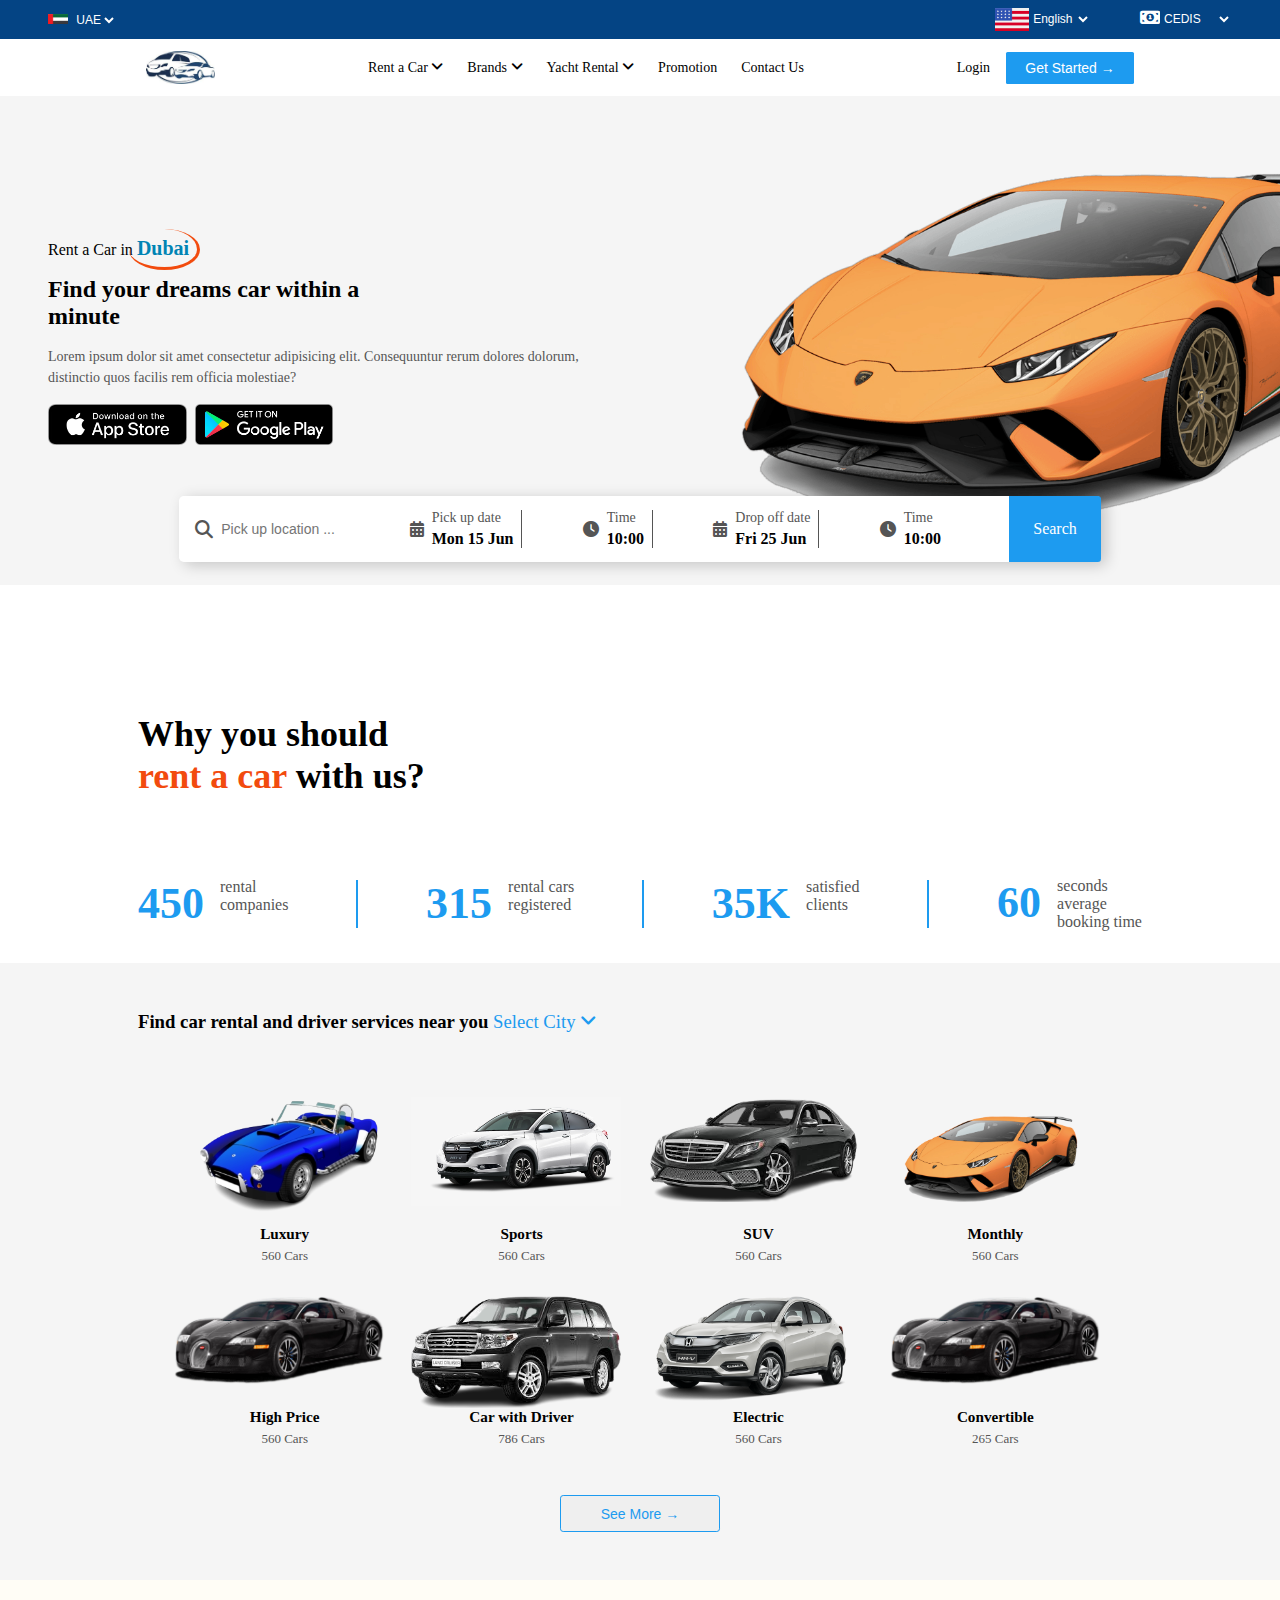
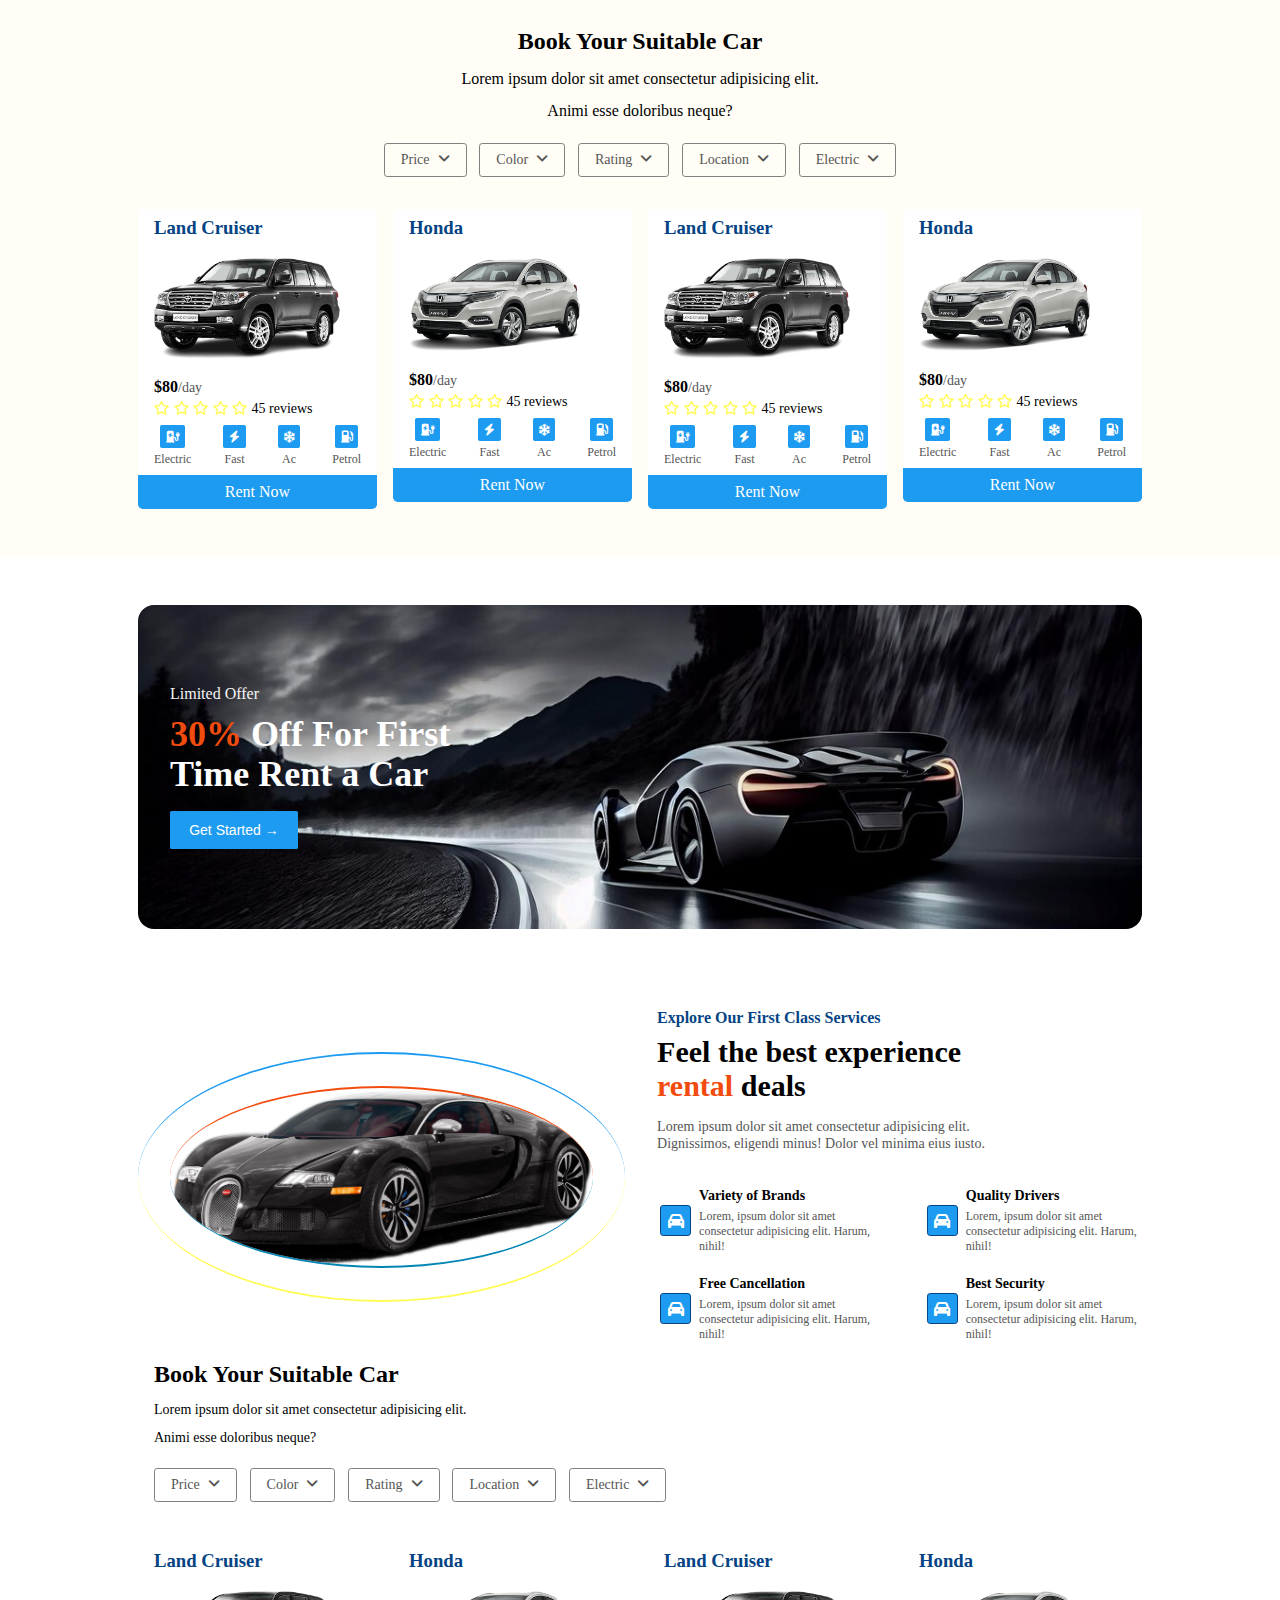
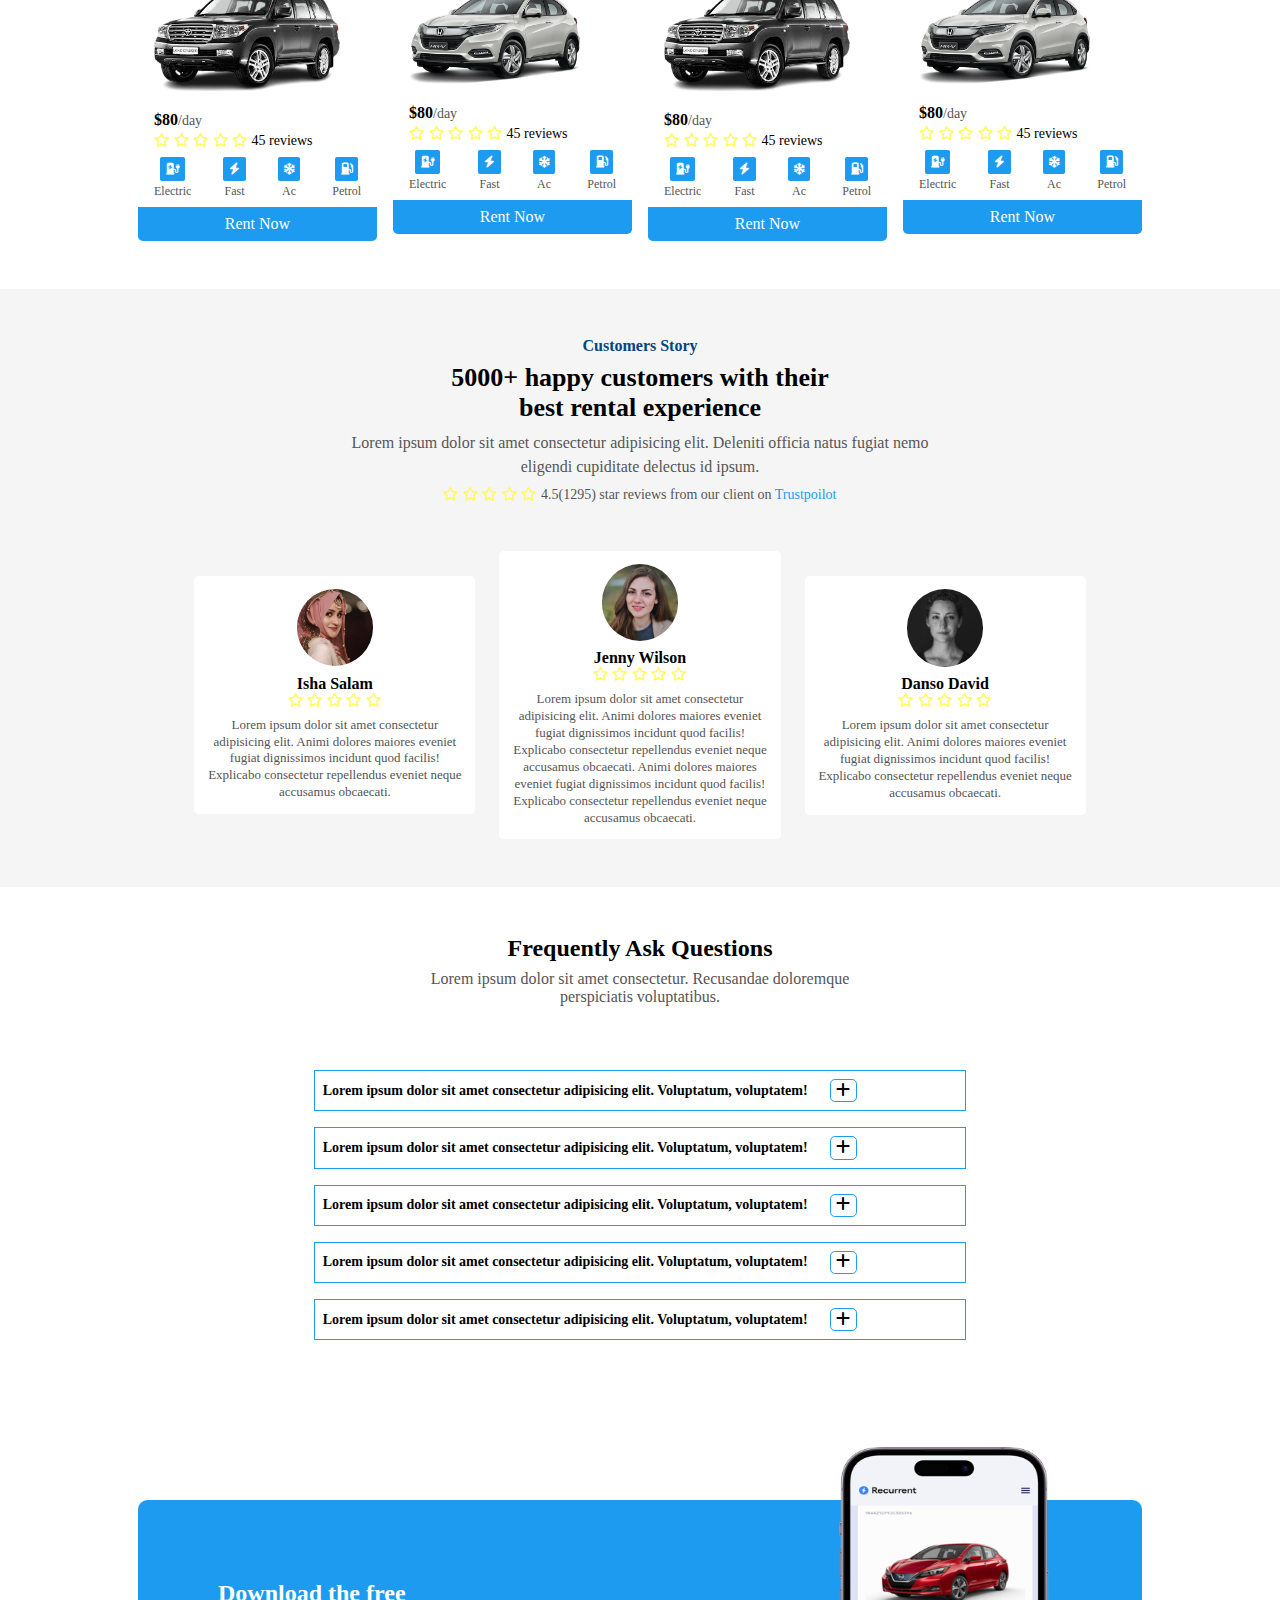
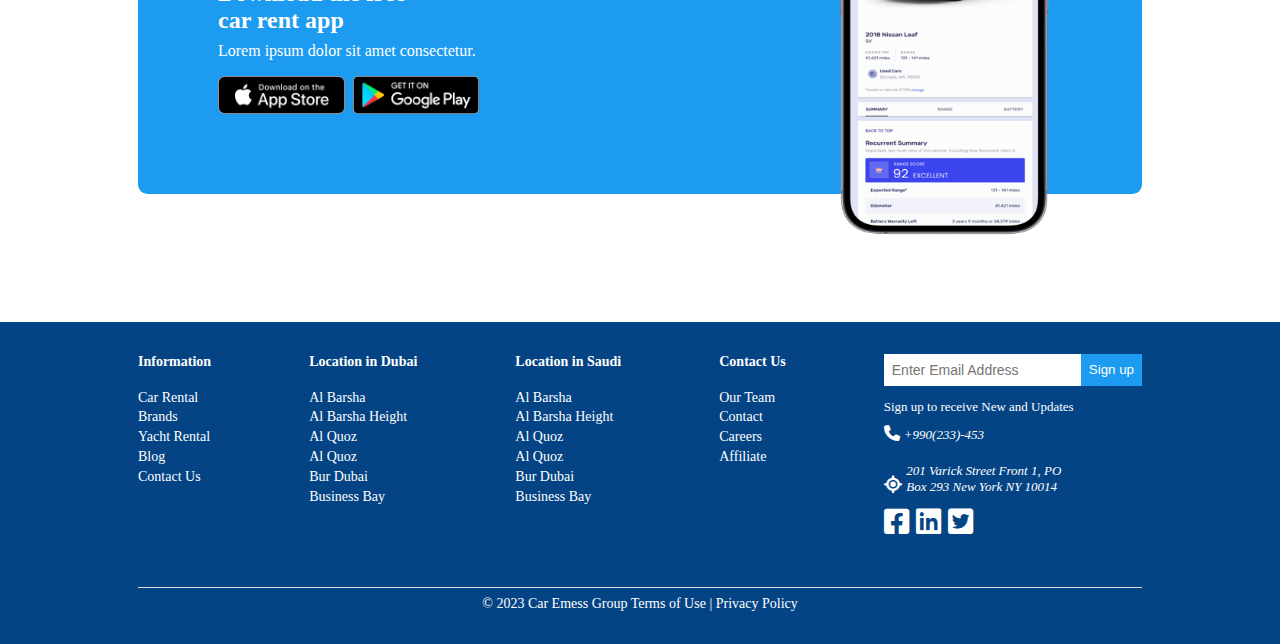
<file: 606.html>
<!DOCTYPE html>
<html lang="en">
<head>
    <meta charset="UTF-8">
    <meta name="viewport" content="width=device-width, initial-scale=1.0">
    <title>CAR RENTAL LANDING PAGE | COHORT PROJECT</title>
    <link rel="stylesheet" href="./styles.css">
    <link rel="stylesheet" href="./css/all.min.css">
    
</head>
<body>
    <div class="country-parent-container">
      
      <div class="country-countainer">
        <img class="flag" src="./imgs/uae1.png" alt="">
        <select name="select" id="countries">
            <option value="">UAE</option>
            <option value="aye">USA</option>
            <option value="eh">CA</option>
            <option value="ooh">SA</option>
            <option value="whoop">GH</option>
        </select>
     </div>
        
      <div class="lang-currency-container">

        <div class="lang-container">
        <img class="us-flag" src="./imgs/us-flag.png" alt="">
        <select name="select" id="lang">
            <option value="">English</option>
            <option value="aye">chinese</option>
            <option value="eh">Britain</option>
        </select>
        </div>

        <div class="currency-container">
        <i class="fa-solid fa-money-bill-1 i-currency"></i>
        <select name="select" id="i-currency">
            <option value="">CEDIS</option>
            <option value="aye">DOLLAR</option>
            <option value="eh">POUNDS</option>
        </select>
        </div>
      </div> 
    </div>
                   <!-- end of countries, languages and currencies bar -->
           
    <nav>
        <div class="nav-container">

            <div class="row">

                <div class="content-container">
                     <div class="logo-container">
                        <img class="logo" src="./imgs/logo2.jpeg" alt="">
                     </div>

                     <div class="menu-container">
                        <ul class="menu">
                            <li><a href="#">Rent a Car <i class="fa-solid fa-angle-down"></i></a>
                               <div class="sub-menu-1">
                                <ul>
                                    <li><a href="#">Business</a></li>
                                    <li><a href="#">Commercial</a></li>
                                    <li><a href="#">Private</a></li>
                                    <li><a href="#">Convoy</a></li>
                                    <li><a href="#">Security</a></li>
                                </ul>
                               </div>
                            </li>
                            <li><a href="#">Brands <i class="fa-solid fa-angle-down"></i> </a>
                                <div class="sub-menu-1">
                                    <ul>
                                        <li><a href="#">BMW</a></li>
                                        <li><a href="#">BENZ</a></li>
                                        <li><a href="#">LEXUS</a></li>
                                        <li><a href="#">KIA</a></li>
                                        <li><a href="#">Others</a></li>
                                    </ul>
                                </div>
                            </li>

                            <li><a href="#">Yacht Rental <i class="fa-solid fa-angle-down"></i> </a>
                                <div class="sub-menu-1">
                                    <ul>
                                        <li><a href="#">Catamaran</a></li>
                                        <li><a href="#">Sailboat</a></li>
                                        <li><a href="#">Motorboat</a></li>
                                        <li><a href="#">Superyacht</a></li>
                                    </ul>
                                </div>
                            </li>

                            <li><a href="#">Promotion</a></li>
                            <li><a href="#">Contact Us</a></li>
                        </ul>
                    </div>

                    <div class="login-container">
                        <p>Login</p>
                        <button class="nav-btn">Get Started &rarr;</button>
                    </div>
                </div>
            </div>
        </div>
    </nav>
                          <!--  end of nav-bar markup -->

    <header id="header-section">

        <div class="header-container">

            <div class="rows">

                <div class="header-parent-container">

                    <div class="header-left-content-container">

                        <p class="header-sub-title">Rent a Car in <span class="header-sub-title-span">Dubai</span> </p>

                        <div class="header-title-container">
                            <h2 class="header-title">Find your dreams car within a minute</h2>
                        </div>

                        <p class="header-content">
                           Lorem ipsum dolor sit amet consectetur adipisicing elit. 
                           Consequuntur rerum dolores dolorum, distinctio quos facilis rem officia molestiae?
                        </p>

                        <div class="header-download-app-container">
                            <img class="download-img" src="./imgs/appstore.webp" alt="">
                            <img class="download-img" src="./imgs/playstore.webp" alt="">
                        </div>
                    </div>

                    <div class="header-right-container">
                         <img class="header-img" src="./imgs/LH2.png" alt="" class="header-right-img">
                    </div>
                </div>
            </div>
        </div>

    </header>          
                      
                              <!-- end of header section markup -->
                     
    <section id="section-search">
        <div class="search-container">
            <div class="search-input">
                <i class="fa-solid fa-magnifying-glass"></i>  <input type="search" name="" placeholder="Pick up location ...">
            </div>

            <div class="pickup-container">
                <i class="fa-solid fa-calendar-days"></i>
                <div class="pickup-content">
                    <p>Pick up date </p>
                    <p>Mon 15 Jun</p>
                </div>
            </div>
                  
            <div class="pickup-container">
                <i class="fa-solid fa-clock"></i>
                <div class="pickup-content">
                    <p>Time</p>
                    <p>10:00</p>
                </div>
            </div>
            
            <div class="pickup-container">
                <i class="fa-solid fa-calendar-days"></i>
                <div class="pickup-content">
                    <p>Drop off date </p>
                    <p>Fri 25 Jun</p>
                </div>
            </div>

            <div class="pickup-container pu-third">
                <i class="fa-solid fa-clock"></i>
                <div class="pickup-content">
                    <p>Time</p>
                    <p>10:00</p>
                </div>
            </div>

            <div class="search-box-container">
                <p>Search</p>
            </div>
            
        </div> 
    </section> 

    <!-- end of search bar -->
    
    <section id="why">

        <div class="why-container">

            <div class="row">

                <div class="why-parent-container">

                    <div class="why-title-container">
                        <h2 class="why-title">Why you should <br> <span class="why-title-span">rent a car</span> with us?</h2>
                    </div>

                    <div class="stat-container">
                        <div class="stat-row-container">
                            <h1 class="stat-num">450</h1>
                            <p class="stat-name">
                                rental <br>companies
                            </p>
                        </div>
                        <hr>
                        <div class="stat-row-container">
                            <h1 class="stat-num">315</h1>
                            <p class="stat-name">
                                rental cars <br>registered
                            </p>
                        </div>
                        <hr>
                        <div class="stat-row-container">
                            <h1 class="stat-num">35K</h1>
                            <p class="stat-name">
                                satisfied <br>clients
                            </p>
                        </div>
                        <hr>
                        <div class="stat-row-container">
                            <h1 class="stat-num">60</h1>
                            <p class="stat-name">
                                seconds <br>average <br>booking time
                            </p>
                        </div>

                    </div>
                </div>
            </div>
        </div>
    </section>

                   <!-- end of why us -->

    <section id="find-car">

        <div class="find-car-container">

            <div class="row">

                <div class="find-car-parent-container">
                    <div class="find-car-title-container">
                        <h3 class="find-car-title">
                            Find car rental and driver services near you <ul class="city-menu">
                                <li><a class="select-city" href="#">Select City <i class="fa-solid fa-angle-down"></i></a>
                                    <ul class="cities-menu">
                                        <!-- cities to select from  -->
                                        <li><a href="#">Abu Dhabi</a></li>
                                        <li><a href="#">Sharjah</a></li>
                                        <li><a href="#">Ajman</a></li>
                                        <li><a href="#">Fujairah</a></li>
                                    </ul>
                                </li>
                            </ul>
                              
                        </h3>
                    </div>

                    <div class="find-car-card-parent-container">

                        <div class="find-car-card-container">  
                              
                                    <img src="./imgs/lux-blue.png" alt="" class="find-car-img">

                                    <div class="find-car-card-content-container">
                                        <h3>Luxury</h3>
                                        <p class="car-num">
                                            560 Cars
                                        </p>
                                    </div>
                        </div>
                        <div class="find-car-card-container">  
                              
                            <img src="./imgs/honda.png" alt="" class="find-car-img">

                                    <div class="find-car-card-content-container">
                                        <h3>Sports</h3>
                                        <p class="car-num">
                                            560 Cars
                                        </p>
                                    </div>
                        </div>
                        <div class="find-car-card-container">  
                              
                                    <img src="./imgs/super5.png" alt="" class="find-car-img">

                                    <div class="find-car-card-content-container">
                                        <h3>SUV</h3>
                                        <p class="car-num">
                                            560 Cars
                                        </p>
                                    </div>
                        </div>
                        <div class="find-car-card-container">  
                              
                                    <img src="./imgs/Lamborghini-Huracan.png" alt="" class="find-car-img">

                                    <div class="find-car-card-content-container">
                                        <h3>Monthly</h3>
                                        <p class="car-num">
                                            560 Cars
                                        </p>
                                    </div>
                        </div>
                        <div class="find-car-card-container">  
                              
                                    <img src="./imgs/Supercar2.png" alt="" class="find-car-img">

                                    <div class="find-car-card-content-container">
                                        <h3>High Price</h3>
                                        <p class="car-num">
                                            560 Cars
                                        </p>
                                    </div>
                        </div>
                        <div class="find-car-card-container">  
                              
                                    <img src="./imgs/cruiser-1.png" alt="" class="find-car-img">

                                    <div class="find-car-card-content-container">
                                        <h3>Car with Driver </h3>
                                        <p class="car-num">
                                           786 Cars
                                        </p>
                                    </div>
                        </div>

                        <div class="find-car-card-container">  
                                    <div class="card-img-conatainer">
                                        <img src="./imgs/pngkit_suv-png_9493575.png" alt="" class="find-car-img">
                                    </div>
                                
                                    <div class="find-car-card-content-container">
                                        <h3>Electric</h3>
                                        <p class="car-num">
                                            560 Cars
                                        </p>
                                    </div>
                        </div>

                        <div class="find-car-card-container">  
                              
                                     <div class="card-img-conatainer">
                                        <img src="./imgs/Supercar2.png" alt="" class="find-car-img">    
                                    </div>

                                    <div class="find-car-card-content-container">
                                        <h3>Convertible</h3>
                                        <p class="car-num">
                                            265 Cars
                                        </p>
                                    </div>
                        </div>
                                       <!-- inner cars  // see more-->
                        <div class="find-car-card-parent-container see-more-cars-container ">

                            <div class="find-car-card-container">  
      
                                        <img src="./imgs/lux-blue.png" alt="" class="find-car-img">
    
                                        <div class="find-car-card-content-container">
                                            <h3>Luxury</h3>
                                            <p class="car-num">
                                                560 Cars
                                            </p>
                                        </div>
                            </div>
                            <div class="find-car-card-container">  
                                  
                                <img src="./imgs/honda.png" alt="" class="find-car-img">
    
                                        <div class="find-car-card-content-container">
                                            <h3>Sports</h3>
                                            <p class="car-num">
                                                560 Cars
                                            </p>
                                        </div>
                            </div>
                            <div class="find-car-card-container">  
                                  
                                        <img src="./imgs/super5.png" alt="" class="find-car-img">
    
                                        <div class="find-car-card-content-container">
                                            <h3>SUV</h3>
                                            <p class="car-num">
                                                560 Cars
                                            </p>
                                        </div>
                            </div>
                            <div class="find-car-card-container">  
                                  
                                        <img src="./imgs/Lamborghini-Huracan.png" alt="" class="find-car-img">
    
                                        <div class="find-car-card-content-container">
                                            <h3>Monthly</h3>
                                            <p class="car-num">
                                                560 Cars
                                            </p>
                                        </div>
                            </div>
                            <div class="find-car-card-container">  
                                  
                                        <img src="./imgs/Supercar2.png" alt="" class="find-car-img">
    
                                        <div class="find-car-card-content-container">
                                            <h3>High Price</h3>
                                            <p class="car-num">
                                                560 Cars
                                            </p>
                                        </div>
                            </div>
                            <div class="find-car-card-container">  
                                  
                                        <img src="./imgs/cruiser-1.png" alt="" class="find-car-img">
    
                                        <div class="find-car-card-content-container">
                                            <h3>Car with Driver </h3>
                                            <p class="car-num">
                                               786 Cars
                                            </p>
                                        </div>
                            </div>
    
                            <div class="find-car-card-container">  
                                        <div class="card-img-conatainer">
                                            <img src="./imgs/pngkit_suv-png_9493575.png" alt="" class="find-car-img">
                                        </div>
                                    
                                        <div class="find-car-card-content-container">
                                            <h3>Electric</h3>
                                            <p class="car-num">
                                                560 Cars
                                            </p>
                                        </div>
                            </div>
    
                            <div class="find-car-card-container">  
                                  
                                         <div class="card-img-conatainer">
                                            <img src="./imgs/Supercar2.png" alt="" class="find-car-img">    
                                        </div>
    
                                        <div class="find-car-card-content-container">
                                            <h3>Convertible</h3>
                                            <p class="car-num">
                                                265 Cars
                                            </p>
                                        </div>
                            </div>
    
                          
    
                        </div>

                        <div class="see-more-container "> 
                            <button class="see-more-btn">See More &rarr;</button>
                        </div>

                    </div>
                </div>
            </div>
        </div>
    </section>     
                                  <!-- end of find car markup below are blocks for booking section  -->

    
    <section id="booking">

        <div class="booking-container">
            
            <div class="row">

                <div class="booking-parent-container second">
                    <div class="booking-title-container">
                        <h2 class="booking-title">Book Your Suitable Car </h2>
                    </div>
                    <p class="booking-content">Lorem ipsum dolor sit amet consectetur adipisicing elit. <br> Animi esse doloribus neque?</p>
                    <div class="filter-container">
                        <div class="price-box">Price  <i class="fa-solid fa-angle-down"></i>
                            <ul class="filter-menu">
                                <li><a href="#">$75,000</a></li>
                                <li><a href="#">$85,000</a></li>
                                <li><a href="#">$105,000</a></li>
                            </ul>
                        </div>

                        <div class="price-box">Color <i class="fa-solid fa-angle-down"></i>
                            <ul class="filter-menu">
                                <li><a href="#">Blue </a></li>
                                <li><a href="#">white</a></li>
                                <li><a href="#">Black</a></li>
                                <li><a href="#">Ash</a></li>
                                <li><a href="#">Green</a></li>
                            </ul>
                        </div>

                        <div class="price-box">Rating <i class="fa-solid fa-angle-down"></i>
                            <ul class="filter-menu">
                                <li><a href="#">Super Cars </a></li>
                                <li><a href="#">Superyacht</a></li>
                                <li><a href="#">Racing</a></li>
                                <li><a href="#">Sports Cars</a></li>
                                <li><a href="#">5 Star</a></li>
                            </ul>
                        </div>

                        <div class="price-box">Location <i class="fa-solid fa-angle-down"></i>
                            <ul class="filter-menu">
                                <li><a href="#">Kanda</a></li>
                                <li><a href="#">Awoshie</a></li>
                                <li><a href="#">Ofaankor</a></li>
                                <li><a href="#">Walantu</a></li>
                                <li><a href="#">Blue Top</a></li>
                            </ul>
                        </div>

                        <div class="price-box">Electric <i class="fa-solid fa-angle-down"></i>
                            <ul class="filter-menu">
                                <li><a href="#">Tesla </a></li>
                                <li><a href="#">BMW</a></li>
                                <li><a href="#">Mercedes Benz</a></li>
                                <li><a href="#">Lamborghini-Huracan</a></li>
                                <li><a href="#">Rolls Royce</a></li>
                            </ul>
                        </div>
                    </div>

                    <div class="rent-now-container">
                        <div class="rent-now-card">
                                      <!-- card one -->
                            <div class="rent-now-content-container">
                                <h3 class="rn-card-title">Land Cruiser</h3>
                                <img class="rn-img" src="./imgs/cruiser-1.png" alt="">
                                <p class="price-tag">$80<span class="per-day-span" >/day</span></p>
                                <div class="stars">
                                    <i class="fa-regular fa-star"></i>
                                    <i class="fa-regular fa-star"></i>
                                    <i class="fa-regular fa-star"></i>
                                    <i class="fa-regular fa-star"></i>   
                                    <i class="fa-regular fa-star"></i>
                                    
                                    45 reviews
                                </div>
                                <div class="rn-card-icons-container">
                                    <div class="rn-icon-names">
                                        <i class="fa-solid fa-charging-station"></i> <br>Electric
                                    </div>
                                    <div class="rn-icon-names">
                                        <i class="fa-solid fa-bolt"></i> <br> Fast
                                    </div>
                                    <div class="rn-icon-names">
                                        <i class="fa-solid fa-snowflake"></i> <br> Ac
                                    </div>
                                    <div class="rn-icon-names">
                                        <i class="fa-solid fa-gas-pump"></i> <br>Petrol
                                    </div>
                                      
                                </div>
                            </div>
                          

                            <div class="rent-now-btn">
                                Rent Now
                            </div>
                        </div>
                        <!-- card two -->
                        <div class="rent-now-card">

                            <div class="rent-now-content-container">
                                <h3 class="rn-card-title">Honda</h3>
                                <img class="rn-img" src="./imgs/pngkit_suv-png_9493575.png" alt="">
                                <p class="price-tag">$80<span class="per-day-span" >/day</span></p>
                                         <!-- review stars -->
                                <div class="stars">
                                    <i class="fa-regular fa-star"></i>
                                    <i class="fa-regular fa-star"></i>
                                    <i class="fa-regular fa-star"></i>
                                    <i class="fa-regular fa-star"></i>   
                                    <i class="fa-regular fa-star"></i>
                                    
                                    45 reviews
                                </div>
                                <div class="rn-card-icons-container">
                                    <!-- review icons -->
                                    <div class="rn-icon-names">
                                        <i class="fa-solid fa-charging-station"></i> <br>Electric
                                    </div>
                                    <div class="rn-icon-names">
                                        <i class="fa-solid fa-bolt"></i> <br> Fast
                                    </div>
                                    <div class="rn-icon-names">
                                        <i class="fa-solid fa-snowflake"></i> <br> Ac
                                    </div>
                                    <div class="rn-icon-names">
                                        <i class="fa-solid fa-gas-pump"></i> <br>Petrol
                                    </div>
                                      
                                </div>
                            </div>
                          

                            <div class="rent-now-btn">
                                Rent Now
                            </div>
                        </div>
                        <!-- card 4 -->
                        <div class="rent-now-card">

                            <div class="rent-now-content-container">
                                <h3 class="rn-card-title">Land Cruiser</h3>
                                <img class="rn-img" src="./imgs/cruiser-1.png" alt="">
                                <p class="price-tag">$80<span class="per-day-span" >/day</span></p>
                                <div class="stars">
                                    <i class="fa-regular fa-star"></i>
                                    <i class="fa-regular fa-star"></i>
                                    <i class="fa-regular fa-star"></i>
                                    <i class="fa-regular fa-star"></i>   
                                    <i class="fa-regular fa-star"></i>
                                    
                                    45 reviews
                                </div>
                                <div class="rn-card-icons-container">
                                    <div class="rn-icon-names">
                                        <i class="fa-solid fa-charging-station"></i> <br>Electric
                                    </div>
                                    <div class="rn-icon-names">
                                        <i class="fa-solid fa-bolt"></i> <br> Fast
                                    </div>
                                    <div class="rn-icon-names">
                                        <i class="fa-solid fa-snowflake"></i> <br> Ac
                                    </div>
                                    <div class="rn-icon-names">
                                        <i class="fa-solid fa-gas-pump"></i> <br>Petrol
                                    </div>
                                      
                                </div>
                            </div>
                          

                            <div class="rent-now-btn">
                                Rent Now
                            </div>
                        </div>
                        <div class="rent-now-card">

                            <div class="rent-now-content-container">
                                <h3 class="rn-card-title">Honda</h3>
                                <img class="rn-img" src="./imgs/pngkit_suv-png_9493575.png" alt="">
                                <p class="price-tag">$80<span class="per-day-span" >/day</span></p>
                                <div class="stars">
                                    <i class="fa-regular fa-star"></i>
                                    <i class="fa-regular fa-star"></i>
                                    <i class="fa-regular fa-star"></i>
                                    <i class="fa-regular fa-star"></i>   
                                    <i class="fa-regular fa-star"></i>
                                    
                                    45 reviews
                                </div>
                                <div class="rn-card-icons-container">
                                    <div class="rn-icon-names">
                                        <i class="fa-solid fa-charging-station"></i> <br>Electric
                                    </div>
                                    <div class="rn-icon-names">
                                        <i class="fa-solid fa-bolt"></i> <br> Fast
                                    </div>
                                    <div class="rn-icon-names">
                                        <i class="fa-solid fa-snowflake"></i> <br> Ac
                                    </div>
                                    <div class="rn-icon-names">
                                        <i class="fa-solid fa-gas-pump"></i> <br>Petrol
                                    </div>
                                      
                                </div>
                            </div>
                          

                            <div class="rent-now-btn">
                                Rent Now
                            </div>
                        </div>
                    </div>

                </div>
            </div>
        </div>
    </section>                              
                                    <!-- end of booking section below are styles for discount-->

    <section class="discount">
        <div class="discount-container">

            <div class="row">
                <!-- markup for highlight discount img -->
                <div class="discount-parent-container">
                   <p >Limited Offer</p>
                   <h2 class="discount-title">
                    <span class="discount-title-span">30%</span> Off For First <br> Time Rent a Car
                   </h2>

                   <div class="discount-btn-container"> 
                    <button class="discount-btn">Get Started &rarr;</button>
                   </div>

                </div>
               
                <!-- markup -->
                <div class="explore-parent-container">
                    <div class="explore-img-container">
                        <img src="./imgs/Supercar2.png" alt="" class="explore-img">
                    </div>

                    <div class="explore-content-container">

                        <div class="explore-upper-content">       
                        <p class="sub-title">
                            Explore Our First Class Services
                        </p>
                        <h2 class="explore-title">
                            Feel the best experience <br> <span class="explore-title-span">rental</span> deals
                        </h2>
                        <p class="explore-content">
                            Lorem ipsum dolor sit amet consectetur adipisicing elit. <br>
                             Dignissimos, eligendi minus! Dolor vel minima eius iusto. 
                        </p>
                        </div>

                        <div class="explore-lower-content">
                            <div class="services-container">
                                  <div class="service-parent-container">
                                    <i class="fa-solid fa-car"></i>
                                    <div class="services-content-container">
                                        <h4 class="service-title">Variety of Brands</h4>
                                        <p class="service-content">
                                            Lorem, ipsum dolor sit amet
                                             consectetur adipisicing elit. Harum, nihil!
                                        </p>
                                    </div>
                                  </div>
                            </div>
                            <div class="services-container">
                                  <div class="service-parent-container">
                                    <i class="fa-solid fa-car"></i>
                                    <div class="services-content-container">
                                        <h4 class="service-title">Quality Drivers</h4>
                                        <p class="service-content">
                                            Lorem, ipsum dolor sit amet
                                             consectetur adipisicing elit. Harum, nihil!
                                        </p>
                                    </div>
                                  </div>
                            </div>
                            <div class="services-container">
                                  <div class="service-parent-container">
                                    <i class="fa-solid fa-car"></i>
                                    <div class="services-content-container">
                                        <h4 class="service-title">Free Cancellation</h4>
                                        <p class="service-content">
                                            Lorem, ipsum dolor sit amet
                                             consectetur adipisicing elit. Harum, nihil!
                                        </p>
                                    </div>
                                  </div>
                            </div>
                            <div class="services-container">
                                  <div class="service-parent-container">
                                    <i class="fa-solid fa-car"></i>
                                    <div class="services-content-container">
                                        <h4 class="service-title">Best Security</h4>
                                        <p class="service-content">
                                            Lorem, ipsum dolor sit amet
                                             consectetur adipisicing elit. Harum, nihil!
                                        </p>
                                    </div>
                                  </div>
                            </div>
                        </div>

                    </div>
                </div>
                <!-- end of services markup -->

                <div class="second-booking-upper">
                    <div class="booking-title-container">
                        <h2 class="booking-title">Book Your Suitable Car </h2>
                    </div>
                    <p class="booking-content">Lorem ipsum dolor sit amet consectetur adipisicing elit. <br> Animi esse doloribus neque?</p>
                    <div class="filter-container">
                        <div class="price-box">Price  <i class="fa-solid fa-angle-down"></i>
                            <ul class="filter-menu">
                                <li><a href="#">$75,000</a></li>
                                <li><a href="#">$85,000</a></li>
                                <li><a href="#">$105,000</a></li>
                            </ul>
                        </div>

                        <div class="price-box">Color <i class="fa-solid fa-angle-down"></i>
                            <ul class="filter-menu">
                                <li><a href="#">Blue </a></li>
                                <li><a href="#">white</a></li>
                                <li><a href="#">Black</a></li>
                                <li><a href="#">Ash</a></li>
                                <li><a href="#">Green</a></li>
                            </ul>
                        </div>

                        <div class="price-box">Rating <i class="fa-solid fa-angle-down"></i>
                    <ul class="filter-menu">
                                <li><a href="#">Super Cars </a></li>
                                <li><a href="#">Superyacht</a></li>
                                <li><a href="#">Racing</a></li>
                                <li><a href="#">Sports Cars</a></li>
                                <li><a href="#">5 Star</a></li>
                            </ul>
                        </div>

                        <div class="price-box">Location <i class="fa-solid fa-angle-down"></i>
                            <ul class="filter-menu">
                                <li><a href="#">Kanda</a></li>
                                <li><a href="#">Awoshie</a></li>
                                <li><a href="#">Ofaankor</a></li>
                                <li><a href="#">Walantu</a></li>
                                <li><a href="#">Blue Top</a></li>
                            </ul>
                        </div>

                        <div class="price-box">Electric <i class="fa-solid fa-angle-down"></i>
                            <ul class="filter-menu">
                                <li><a href="#">Tesla </a></li>
                                <li><a href="#">BMW</a></li>
                                <li><a href="#">Mercedes Benz</a></li>
                                <li><a href="#">Lamborghini-Huracan</a></li>
                                <li><a href="#">Rolls Royce</a></li>
                            </ul>
                        </div>
                    </div>
                  </div>
                <div class="booking-parent-container">
                    <div class="rent-now-container">
                        <div class="rent-now-card">
                                      <!-- card one -->
                            <div class="rent-now-content-container">
                                <h3 class="rn-card-title">Land Cruiser</h3>
                                <img class="rn-img" src="./imgs/cruiser-1.png" alt="">
                                <p class="price-tag">$80<span class="per-day-span" >/day</span></p>
                                <div class="stars">
                                    <i class="fa-regular fa-star"></i>
                                    <i class="fa-regular fa-star"></i>
                                    <i class="fa-regular fa-star"></i>
                                    <i class="fa-regular fa-star"></i>   
                                    <i class="fa-regular fa-star"></i>
                                    
                                    45 reviews
                                </div>
                                <div class="rn-card-icons-container">
                                    <div class="rn-icon-names">
                                        <i class="fa-solid fa-charging-station"></i> <br>Electric
                                    </div>
                                    <div class="rn-icon-names">
                                        <i class="fa-solid fa-bolt"></i> <br> Fast
                                    </div>
                                    <div class="rn-icon-names">
                                        <i class="fa-solid fa-snowflake"></i> <br> Ac
                                    </div>
                                    <div class="rn-icon-names">
                                        <i class="fa-solid fa-gas-pump"></i> <br>Petrol
                                    </div>
                                      
                                </div>
                            </div>
                          

                            <div class="rent-now-btn">
                                Rent Now
                            </div>
                        </div>
                        <!-- card two -->
                        <div class="rent-now-card">

                            <div class="rent-now-content-container">
                                <h3 class="rn-card-title">Honda</h3>
                                <img class="rn-img" src="./imgs/pngkit_suv-png_9493575.png" alt="">
                                <p class="price-tag">$80<span class="per-day-span" >/day</span></p>
                                         <!-- review stars -->
                                <div class="stars">
                                    <i class="fa-regular fa-star"></i>
                                    <i class="fa-regular fa-star"></i>
                                    <i class="fa-regular fa-star"></i>
                                    <i class="fa-regular fa-star"></i>   
                                    <i class="fa-regular fa-star"></i>
                                    
                                    45 reviews
                                </div>
                                <div class="rn-card-icons-container">
                                    <!-- review icons -->
                                    <div class="rn-icon-names">
                                        <i class="fa-solid fa-charging-station"></i> <br>Electric
                                    </div>
                                    <div class="rn-icon-names">
                                        <i class="fa-solid fa-bolt"></i> <br> Fast
                                    </div>
                                    <div class="rn-icon-names">
                                        <i class="fa-solid fa-snowflake"></i> <br> Ac
                                    </div>
                                    <div class="rn-icon-names">
                                        <i class="fa-solid fa-gas-pump"></i> <br>Petrol
                                    </div>
                                      
                                </div>
                            </div>
                          

                            <div class="rent-now-btn">
                                Rent Now
                            </div>
                        </div>
                        <!-- card 4 -->
                        <div class="rent-now-card">

                            <div class="rent-now-content-container">
                                <h3 class="rn-card-title">Land Cruiser</h3>
                                <img class="rn-img" src="./imgs/cruiser-1.png" alt="">
                                <p class="price-tag">$80<span class="per-day-span" >/day</span></p>
                                <div class="stars">
                                    <i class="fa-regular fa-star"></i>
                                    <i class="fa-regular fa-star"></i>
                                    <i class="fa-regular fa-star"></i>
                                    <i class="fa-regular fa-star"></i>   
                                    <i class="fa-regular fa-star"></i>
                                    
                                    45 reviews
                                </div>
                                <div class="rn-card-icons-container">
                                    <div class="rn-icon-names">
                                        <i class="fa-solid fa-charging-station"></i> <br>Electric
                                    </div>
                                    <div class="rn-icon-names">
                                        <i class="fa-solid fa-bolt"></i> <br> Fast
                                    </div>
                                    <div class="rn-icon-names">
                                        <i class="fa-solid fa-snowflake"></i> <br> Ac
                                    </div>
                                    <div class="rn-icon-names">
                                        <i class="fa-solid fa-gas-pump"></i> <br>Petrol
                                    </div>
                                      
                                </div>
                            </div>
                          

                            <div class="rent-now-btn">
                                Rent Now
                            </div>
                        </div>
                        <div class="rent-now-card">

                            <div class="rent-now-content-container">
                                <h3 class="rn-card-title">Honda</h3>
                                <img class="rn-img" src="./imgs/pngkit_suv-png_9493575.png" alt="">
                                <p class="price-tag">$80<span class="per-day-span" >/day</span></p>
                                <div class="stars">
                                    <i class="fa-regular fa-star"></i>
                                    <i class="fa-regular fa-star"></i>
                                    <i class="fa-regular fa-star"></i>
                                    <i class="fa-regular fa-star"></i>   
                                    <i class="fa-regular fa-star"></i>
                                    
                                    45 reviews
                                </div>
                                <div class="rn-card-icons-container">
                                    <div class="rn-icon-names">
                                        <i class="fa-solid fa-charging-station"></i> <br>Electric
                                    </div>
                                    <div class="rn-icon-names">
                                        <i class="fa-solid fa-bolt"></i> <br> Fast
                                    </div>
                                    <div class="rn-icon-names">
                                        <i class="fa-solid fa-snowflake"></i> <br> Ac
                                    </div>
                                    <div class="rn-icon-names">
                                        <i class="fa-solid fa-gas-pump"></i> <br>Petrol
                                    </div>
                                      
                                </div>
                            </div>
                          

                            <div class="rent-now-btn">
                                Rent Now
                            </div>
                        </div>
                    </div>
                </div>
            </div>
        </div>    
    </section>

    <section class="c-story">
        
        <div class="c-story-container">

            <div class="row">

                <div class="c-story-parent-container">
                    <div class="c-story-upper-container">
                        <p class="sub-title">Customers Story</p>
                        <h2 class="c-story-title">
                            5000+ happy customers with their <br> best  rental experience
                        </h2>
                        <p class="c-story-content">
                            Lorem ipsum dolor sit amet consectetur adipisicing elit.
                             Deleniti officia natus fugiat nemo <br> eligendi cupiditate delectus id ipsum.
                        </p>
                        <div class="stars">
                            <i class="fa-regular fa-star"></i>
                            <i class="fa-regular fa-star"></i>
                            <i class="fa-regular fa-star"></i>
                            <i class="fa-regular fa-star"></i>   
                            <i class="fa-regular fa-star"></i>
                            
                          <p class="c-sub-title"> 4.5(1295) star reviews from our client on  <span class="c-span">Trustpoilot</span></p> 
                        </div>
                    </div>
                    
                    <div class="c-story-lower-container">
                        <div class="c-story-card-container">
                            <img src="./imgs/screen-5.webp" alt="customer-img1" class="c-img">
                            <h4>Isha Salam</h4>
                            <div class="stars">
                                <i class="fa-regular fa-star"></i>
                                <i class="fa-regular fa-star"></i>
                                <i class="fa-regular fa-star"></i>
                                <i class="fa-regular fa-star"></i>   
                                <i class="fa-regular fa-star"></i> 
                            </div>
                            <p class="c-review">
                             Lorem ipsum dolor sit amet consectetur adipisicing elit. 
                             Animi dolores maiores eveniet fugiat dignissimos incidunt quod facilis! 
                             Explicabo consectetur repellendus eveniet neque accusamus obcaecati.
                             
                            </p>
                        </div>

                        <div class="c-story-card-container">
                            <img src="./imgs/test1.png" alt="customer-img1" class="c-img">
                            <h4>Jenny Wilson</h4>
                            <div class="stars">
                                <i class="fa-regular fa-star"></i>
                                <i class="fa-regular fa-star"></i>
                                <i class="fa-regular fa-star"></i>
                                <i class="fa-regular fa-star"></i>   
                                <i class="fa-regular fa-star"></i> 
                            </div>
                            <p class="c-review">
                             Lorem ipsum dolor sit amet consectetur adipisicing elit. 
                             Animi dolores maiores eveniet fugiat dignissimos incidunt quod facilis! 
                             Explicabo consectetur repellendus eveniet neque accusamus obcaecati.
                             Animi dolores maiores eveniet fugiat dignissimos incidunt quod facilis! 
                             Explicabo consectetur repellendus eveniet neque accusamus obcaecati.
                            </p>
                        </div>

                        <div class="c-story-card-container">
                            <img src="./imgs/christine.jpg" alt="customer-img1" class="c-img">
                            <h4>Danso David</h4>
                            <div class="stars">
                                <i class="fa-regular fa-star"></i>
                                <i class="fa-regular fa-star"></i>
                                <i class="fa-regular fa-star"></i>
                                <i class="fa-regular fa-star"></i>   
                                <i class="fa-regular fa-star"></i> 
                            </div>
                            <p class="c-review">
                             Lorem ipsum dolor sit amet consectetur adipisicing elit. 
                             Animi dolores maiores eveniet fugiat dignissimos incidunt quod facilis! 
                             Explicabo consectetur repellendus eveniet neque accusamus obcaecati.
                           
                            </p>
                        </div>
                    </div>
                </div>
            </div>
        </div>
    </section>

    <section class="faqs-section">

        <div class="faqs-container">

            <div class="row">

                <div class="faq-parent-container">
                   <div class="faq-upper-container">
                    <h2 class="faqs-title">Frequently Ask Questions</h2>
                    <p class="faq-subtitle">
                        Lorem ipsum dolor sit amet consectetur.
                         Recusandae doloremque <br> perspiciatis voluptatibus.
                    </p>
                   </div>

                    <div class="questions-parent-container">
                        <article class="faq">
                            
                            <div class="faq-question&answer">
                                <h4>Lorem ipsum dolor sit amet consectetur adipisicing elit. Voluptatum, voluptatem!</h4>
                                <p>
                                    Lorem ipsum dolor sit amet consectetur adipisicing elit.
                                     A, doloremque aliquam reprehenderit, sequi animi earum aut placeat eveniet ad 
                                     accusamus hic mollitia numquam ut at vero repudiandae dolores totam aliquid?
                                </p>
                            </div>
                            <div class="faq-icon"><i class="fa-solid fa-plus"></i></div>
                        </article>

                        <article class="faq">
                            
                            <div class="faq-question&answer">
                                <h4>Lorem ipsum dolor sit amet consectetur adipisicing elit. Voluptatum, voluptatem!</h4>
                                <p>
                                    Lorem ipsum dolor sit amet consectetur adipisicing elit.
                                     A, doloremque aliquam reprehenderit, sequi animi earum aut placeat eveniet ad 
                                     accusamus hic mollitia numquam ut at vero repudiandae dolores totam aliquid?
                                </p>
                            </div>
                            <div class="faq-icon"><i class="fa-solid fa-plus"></i></div>
                        </article>

                        <article class="faq">
                           
                            <div class="faq-question&answer">
                                <h4>Lorem ipsum dolor sit amet consectetur adipisicing elit. Voluptatum, voluptatem!</h4>
                                <p>
                                    Lorem ipsum dolor sit amet consectetur adipisicing elit.
                                     A, doloremque aliquam reprehenderit, sequi animi earum aut placeat eveniet ad 
                                     accusamus hic mollitia numquam ut at vero repudiandae dolores totam aliquid?
                                </p>
                            </div>
                            <div class="faq-icon"><i class="fa-solid fa-plus"></i></div>
                        </article>

                        <article class="faq">
                            
                            <div class="faq-question&answer">
                                <h4>Lorem ipsum dolor sit amet consectetur adipisicing elit. Voluptatum, voluptatem!</h4>
                                <p>
                                    Lorem ipsum dolor sit amet consectetur adipisicing elit.
                                     A, doloremque aliquam reprehenderit, sequi animi earum aut placeat eveniet ad 
                                     accusamus hic mollitia numquam ut at vero repudiandae dolores totam aliquid?
                                </p>
                            </div>
                            <div class="faq-icon"><i class="fa-solid fa-plus"></i></div>
                        </article>

                        <article class="faq">
                          
                            <div class="faq-question&answer">
                                <h4>Lorem ipsum dolor sit amet consectetur adipisicing elit. Voluptatum, voluptatem!</h4>
                                <p>
                                    Lorem ipsum dolor sit amet consectetur adipisicing elit.
                                     A, doloremque aliquam reprehenderit, sequi animi earum aut placeat eveniet ad 
                                     accusamus hic mollitia numquam ut at vero repudiandae dolores totam aliquid?
                                </p>
                            </div>
                            <div class="faq-icon"><i class="fa-solid fa-plus"></i></div>
                        </article>
                    </div>

                    <div class="app-banner-container">
                        <div class="app-banner-content">
                            <h2>Download the free <br> car rent app</h2>
                            <p>Lorem ipsum dolor sit amet consectetur.</p>
                            <div class="header-download-app-container">
                                <img class="download-img" src="./imgs/appstore.webp" alt="">
                                <img class="download-img" src="./imgs/playstore.webp" alt="">
                            </div>
                        </div>
                        <img src="./imgs/phone-app.png" alt="phone-app" class="phone-app">
                    </div>

                </div>
            </div>
        </div>
    </section>

    
    <footer >
        <div class="footer-container">

            <div class="row">

                <div class="footer-parent-container">
            
                  <div class="footer-co2-container">
                        <h3 class="footer-title">Information</h3>
                        <li><a href="#">Car Rental</a></li>
                        <li><a href="#">Brands</a></li>
                        <li><a href="#">Yacht Rental</a></li>
                        <li><a href="#">Blog</a></li>
                        <li><a href="#">Contact Us</a></li>
                    </div>

                    <div class="footer-co2-container">
                        <h3 class="footer-title">Location in Dubai</h3>
                        <li><a href="#">Al Barsha</a></li>
                        <li><a href="#">Al Barsha Height</a></li>
                        <li><a href="#">Al Quoz</a></li>
                        <li><a href="#">Al Quoz</a></li>
                        <li><a href="#">Bur Dubai</a></li>
                        <li><a href="#">Business Bay</a></li>
                    </div>

                    <div class="footer-co2-container">
                        <h3 class="footer-title">Location in Saudi</h3>
                        <li><a href="#">Al Barsha</a></li>
                        <li><a href="#">Al Barsha Height</a></li>
                        <li><a href="#">Al Quoz</a></li>
                        <li><a href="#">Al Quoz</a></li>
                        <li><a href="#">Bur Dubai</a></li>
                        <li><a href="#">Business Bay</a></li>
                    </div>

                    <div class="footer-co2-container">
                        <h3 class="footer-title">Contact Us</h3>
                        <li><a href="#">Our Team</a></li>
                        <li><a href="#">Contact</a></li>
                        <li><a href="#">Careers</a></li>
                        <li><a href="#">Affiliate</a></li>
                    </div>

                  

                    <div class="parent-signup-con">
                        <div class="footer-signup-container">
                            <input type="text" name="" placeholder="Enter Email Address" class="footer-input">
                            <button class="footer-btn">Sign up</button>                                                 
                        </div>
                        <p>Sign up to receive New and Updates</p>

                        <div class="footer-contact">
                            <i class="fa-solid fa-phone"></i>
                            <p class="footer-address"> +990(233)-453</p>
                        </div>

                        <div class="footer-address">
                           <i class="fa-solid fa-location"></i>
                            <p class=""> 201 Varick Street Front 1, PO <br> Box 293 New York NY 10014</p>
                        </div>

                        <div class="footer-icons-container">
                            <i class="fa-brands fa-square-facebook"></i>
                            <i class="fa-brands fa-linkedin"></i>
                            <i class="fa-brands fa-square-twitter"></i>
                        </div>

                    </div>

                
        
                </div>

                <p class="copyright-p">&copy 2023 Car Emess Group  Terms of Use | Privacy Policy</p>

            </div>
        </div>

    </footer>



                     
                     
                     
                     
                     
                     
                     

<script src="main.js"></script> 
</body>
</html>
</file>
<file: styles.css>
*{
    margin: 0;
    padding: 0;
    box-sizing: border-box;
    list-style: none;
    text-decoration: none;
}

body{
    position: relative;
}

:root {
    --color-primary: #1d9bf0;
    --color-sec: #044484;
    --color-white:#fff;
    --color-black: #000;
    --color-ash: #555;
    --color-orangered: rgb(242, 75, 14);
    --color-yellow: rgb(255, 252, 84);

    --color-bg: #0084b4;
    --color-bg1: rgb(245, 245, 245);
    --color-bg2: hsla(48, 100%, 94%, 0.28);

    --transition: all 400ms ease;


}

.row{
    margin: 0 auto;
    max-width: 1100px;
    padding: 0 3rem ;
    outline: none;
}

select{
    background-color: var(--color-sec);
    color: var(--color-white);
    border: none;
    font-size: 12px;
}

.country-parent-container{
    background-color: var(--color-sec);
    display: flex;
    justify-content: space-between;
    padding: .5rem 3rem;
    align-items: center;
   
}

.country-container{
    display: flex;
    justify-content: center;
    align-items: center;
}

.lang-currency-container{
    display: flex;
    justify-content: space-between;
    gap: .2rem;
    width:20%;
}

.flag{
    width: 12%;
}

.us-flag{
    width: 24%;
}

.lang-container,
.currency-container{
    display: flex;
}

.i-currency{
    color: var(--color-white);
    font-size: 18px;
}

       /* =========== end of countries, languages bar  */

.content-container{
    display: flex;
    align-items: center;
    padding: .5rem;
    justify-content: space-between;
}

.logo-container{
    width: 7%;
}

.content-container .bars{
    display: none;
}

.logo{
    padding-top: .3rem;
    width: 100%;
    transition: var(--transition);
}   

.logo:hover{
    translate: 10%;
}

.menu-container{
    display: flex;
    font-size: 14px;
}

.menu{
    display: flex;
    gap: 1.5rem;
}

.menu li a {
    color: var(--color-black);
}

.menu li a:hover{
    color: var(--color-primary);
}

.sub-menu-1{
    display: none;

}

.sub-menu-1 li a{
    color: var(--color-white); 
    border-bottom:1px  solid var(--color-white);
}

.menu :hover .sub-menu-1 {
    display: block;
    position: absolute;
    z-index: 10;
    background-color: var(--color-primary);
    padding: .5rem;
    margin-top: .2rem;
    margin-right: -15px;
}

.menu:hover .sub-menu-1 ul li {
    width:100%;
    padding: .3rem;
}

.menu:hover .sub-menu-1 ul li a:hover{
   color: var(--color-black);
}

.login-container{
    display: flex;
    align-items: center;
    font-size: 14px;
    gap: 1rem;
}

.nav-btn{
    font-size: 14px;
    padding: .5rem 1.2rem;
    border: none;
    border-radius: .1rem;
    color: var(--color-white);
    background-color: var(--color-primary);
}

.nav-btn:hover{
    color: var(--color-primary);
    border: 1px solid var(--color-primary);
    background-color: var(--color-white);
    cursor: pointer;
}

       /* end of nav-bar styles */

.header-container{
    position: relative;
    background-color: var(--color-bg1);

}

.header-parent-container{
    display: flex;
    justify-content: space-between;
    align-items: center;
    padding-left: 3rem;
}

.header-left-content-container{
    display: flex;
    flex-direction: column;
    width: 45%;
}

.header-sub-title{
    font-size: 16px;
}

.header-sub-title-span{
    color: var(--color-bg);
    font-size: 20px;
    font-weight: 700;
    border: 3px solid var(--color-orangered);
    border-left: none;
    border-top: none;
    margin-left: -0.5rem;
    border-radius: 50%;
    padding: .5rem;
}

.header-title-container{
    margin-top: 1rem;
    width: 65%;
}


.header-content{
 line-height: 1.5;
 margin-top: 1rem;   
 font-size: 14px;
 color: var(--color-ash);
}

.header-download-app-container{
    margin-top: 1rem;
    display: flex;
    gap: .5rem;
    width: 25%;
}

.download-img{
    width: 100%;
}

.download-img:hover{
  cursor: pointer;
}

.header-right-container{
    text-align: end;
    width: 50%;
}

.header-img{
    object-fit: cover;
    width: 100%;
}

           /* end of header section */

.search-container{
    position: absolute;
    z-index: 10;
    left: 10rem;
    margin-left: auto;
    margin-right: auto;
    top: 31rem;
    right: 10rem;
    width: 72%;
    border: none;
    display: flex;
    justify-content: space-between;
    gap: .3rem;
    align-items: center;
    border-radius: .3rem;
    background-color: var(--color-white);
    box-shadow: 5px 3px 15px rgba(0, 0, 0, 0.2);
}

.search-input{
    display: flex;
    gap: .5rem;
    width: 15%;
    margin-right:2rem;
    padding-left: 1rem;
    border-right: 1px  solid var(--color-ash);
}

.search-input i{
    font-size: 18px;
    color: var(--color-ash);
}

input[type=search]{
    border: 1px  solid;
    outline: none;
    border: none;
    font-size: 14px;    
}

.pickup-container{
    display: flex;
    align-items: center;
    gap: .5rem;
    padding-right: .5rem;
    border-right: 1px solid var(--color-ash);
}

.pu-third{
    border-right: none;
}

.pickup-container i{
  color: var(--color-ash);
}

.pickup-container i:hover{
   color: var(--color-primary);
}

.pickup-container p:first-child{
    font-size: 14px;
    color: var(--color-ash);
}

.pickup-container p:last-child{
    font-size: 16px;
    margin-top: .2rem;
    font-weight: 550;
}

.search-box-container{
    font-size: 16px;
    color: var(--color-white);
    padding: 1.5rem;
    transition: 0.15s;
    border-top-right-radius:.2rem ;
    border-bottom-right-radius:.2rem ;
    background-color: var(--color-primary);
}

.search-box-container:hover{
    color: var(--color-primary);
    border-left: 1px solid var(--color-primary);
    background-color: var(--color-white);
    cursor: pointer;
}

                          /* end of search bar */

.why-container{
    position: relative;
    padding-top: 8rem ;
    padding-bottom: 2rem ;

} 

.why-title-container{
    margin-bottom: 5rem;
}

.why-title{
    font-size: 36px;
}

.why-title-span{
 color:var(--color-orangered);
}

.stat-container{
    display: flex;
    justify-content: space-between;
    align-items: center;
    color: var(--color-ash);
    gap: 1rem;
}

hr{
   border: 1.1px  solid var(--color-primary);
   height: 3rem;
   align-items: center;
}

.stat-row-container{
    display: flex;
    gap: 1rem;
}

.stat-num{
    font-size: 44px;
    color: var(--color-primary);
}

                       /* end of why us below are styles for find a car */

.find-car-container{
    padding: 3rem 0;
    background-color: var(--color-bg1);
    border-top: inset  1px solid  rgba(0, 0, 0, 0.1);
}
         
.find-car-title-container{
    margin-bottom: 3rem;
}   
         
.city-menu{
    display: inline-block;
}         

.select-city{
    font-weight: 10;
    color: var(--color-primary);
}

.cities-menu{
    display: none;
}

.city-menu:hover .cities-menu{
    position: absolute;
    display: block;
    z-index: 10;
    background-color: var(--color-primary);
    padding: .5rem;
    margin-top: .2rem;
    margin-right: -15px;
    text-align: center;
}

.city-menu:hover .cities-menu  li a{
    color: var(--color-white);
    border-bottom: 1px solid var(--color-white);
    font-size: 14px;
}

.city-menu:hover .cities-menu  li a:hover{
    color: var(--color-black);
}

.find-car-card-parent-container{
    display: flex;
    gap: 1rem;
    justify-content: center;
    flex-wrap: wrap;
}

.find-car-card-container{
    display: flex;
    flex-direction: column;
    justify-content:space-between ;
    padding-top: 1rem;
    text-align:center;
    width: 22%;
}


.find-car-img{
    width: 95%;
    background-color: var(--color-bg1);
}

.find-car-card-content-container{
    font-size: 13px;

}

.find-car-card-content-container p{
    font-size: 13px;
    margin-top: .3rem;
    color: var(--color-ash);
}

.see-more-cars-container{
    display: none;
}

.see-more-container{
   margin-top: 2rem;
}

.see-more-btn{
    color: var(--color-primary);
    border-radius: .2rem;
    border: 1px  solid var(--color-primary);
    padding: .6rem 2.5rem;
    font-size: 14px;
    transition: 0.15s;
}

.see-more-btn:hover{
    cursor: pointer;
    color: var(--color-white);
    background-color: var(--color-primary);
}

.see-more-btn:hover + .see-more-cars-container {
    display: inline;
    position: absolute;
    z-index: 10;
}

                     /*  end of find car section below are styles booking section */
.booking-container{
    background-color: var(--color-bg2);
    padding: 3rem 0;
}

.booking-parent-container{
    display: flex;
    flex-direction: column;
    text-align: center;
    align-items: center;
    gap: .5rem;
} 

.booking-content{
    font-size: 16px;
    line-height: 2;
    margin-bottom: .5rem;
}

.filter-container{
    cursor: pointer;
    display: flex;
    text-align: center;
    justify-content: space-between;
    gap: .8rem;
}

.price-box:hover i {
    display: none;
}

.price-box{
    border: 1px  solid gray;
    border-radius: .2rem;
    padding: .5rem 1rem;
    text-align: start;
    font-size: 14px;
    color: var(--color-ash);
    display: flex;
    gap: .5rem;
    
}

.price-box:hover .filter-menu{
    display: block;
    position: absolute;
    margin-top: 1.4rem;
    padding: .5rem;
    background-color: var(--color-primary);
}

.price-box:hover .filter-menu a{
    color: var(--color-white);
    border-bottom: 1px solid var(--color-white);
}

.price-box:hover .filter-menu a:hover{
    color: var(--color-black);
    border-bottom: 1px solid var(--color-black);
}

.price-box:hover .filter-menu li {
    padding-bottom: .4rem;
    color: var(--color-white);
}

.filter-menu{
    display: none;
}



.rent-now-container{
    display: flex;
    justify-content: space-between;
    gap: 1rem;
}

.rent-now-card{
  display: flex;
  flex-direction: column;
  border-radius: .2rem;
  margin-top: 1.5rem;
  background-color: var(--color-white);
  box-shadow: 1px solid  rgba(0, 0, 0, 0.1);
  text-align: start;
  font-size: 16px;
  width: 75%;
  height: fit-content;
  transition: 0.1s;
}

.rent-now-card:hover{
      transform: scale(1.1);
}

.rent-now-content-container{
    padding: .5rem 1rem;
}

.rn-card-title{
    margin-bottom: 1.2rem;
    color: var(--color-sec);
}

.rn-img{
    width:90%;
    margin-bottom: 1rem;
}

.price-tag{
    margin-bottom: .3rem;
    font-weight: 600;
}

.per-day-span{
    font-weight: normal;
    font-size: 14px;
    color: var(--color-ash);
}

.stars i {
    font-size: 14px;
    color:var(--color-yellow);
}

.stars{
    font-size: 14px;
    color: var(--color-black);
    margin-bottom: .5rem;
}

.rn-card-icons-container{
    display: flex;
    text-align: center;
    align-items: start;
    justify-content: space-between;
    font-size: 12px;
    color: var(--color-ash);
    margin-top: .2rem;
}

.rn-card-icons-container i{
    border: 1px  solid var(--color-primary);
    padding:.3rem;
    color: var(--color-white);
    text-align: center;
    border-radius: .1rem;
    margin-bottom: .2rem;
    background-color: var(--color-primary);
}

.rent-now-btn{
    width: 100%;
    text-align: center;
    color: var(--color-white);
    padding: .5rem 0;
    border-bottom-right-radius: .3rem;
    border-bottom-left-radius: .3rem;
    background-color: var(--color-primary);
}


               /* end of booking section */

.discount-container{
    margin: 3rem 0;
}

.discount-parent-container p{
    font-size: 16px;
    color: var(--color-bg1);
    margin-bottom: .8rem;
}

.discount-title{
  font-size: 36px;
  line-height: 1.1;
  margin-bottom: 1rem;
}

.discount-btn{
    background-color: var(--color-primary);
    color: var(--color-white);
    font-size: 14px;
    padding: .7rem 1.2rem;
    border-radius: .1rem;
    border: none;
}

.discount-btn:hover{
    background-color: var(--color-white);
    color: var(--color-primary);
}

.discount-title-span{
    color:var(--color-orangered);
   }

.discount-parent-container{
    background-image: url(./imgs/sports-car-races.jpg);
    background-size: cover;
    background-position: center;
    background-repeat: no-repeat;
    border-radius: 1rem;
    padding: 5rem 2rem;
    color: var(--color-white);
}

/* explore styles */

.explore-parent-container{
    margin-top: 5rem;
    display: flex;
    align-items: center;
    justify-content: space-between;
    gap: 2rem;
}

.explore-img-container{
    border-top: 2px solid var(--color-primary);
    border-bottom: 2px solid var(--color-yellow);
    display: flex;
    padding: 2rem;
    border-radius: 80%;
    flex-direction: column;
    width: 50%;
}

.explore-img{
    border-top: 2px solid var(--color-orangered);
    border-bottom: 2px solid var(--color-bg);
    border-radius: 80%;
    width: 100%;
}

.explore-content-container{
    text-align: start;
    width: 50%;
}

.explore-upper-content{
    margin-bottom: 2rem;
}

.sub-title{
    color: var(--color-sec);
    font-size: 16px;
    margin-bottom: .5rem;
    font-weight: 550;
}

.explore-title{
    font-size: 30px;
    margin-bottom: 1rem;
}

.explore-title-span {
    color: var(--color-orangered);
}

.explore-content{
    font-size: 14px;
    line-height: 1.2;
    color: var(--color-ash);

}

.explore-lower-content{
    display: flex;
    flex-wrap: wrap;
    justify-content: space-between;
    gap: 1rem;
}

.services-container{
    display: flex;
    justify-content: space-between;
    padding: .2rem;
    width: 45%;
}

.service-parent-container{
    display: flex;
    align-items: center;
    gap: .5rem;
    justify-content: space-between;
}

.service-parent-container i{
    padding: .4rem;
    color: var(--color-white);
    border-radius: .2rem;
    background-color: var(--color-primary);
    border: 1.5px solid var(--color-sec);
}

.service-title{
    margin-bottom: .3rem;
    font-weight: 600;
    font-size: 14px;
}

.service-content{
    color: var(--color-ash);
    font-size: 12px;
}

.second-booking-upper{
    margin: 1rem;
    display: flex;
    flex-direction: column;
    text-align: start;
    align-items: start;
    gap: .5rem;
}   

.second-booking-upper p{
    font-size: 14px;
}

/* end of promo discount section */

.c-story-container{
    padding: 3rem 0;
    background-color: var(--color-bg1);
}

.c-story-upper-container{
    text-align: center;
}

.c-story-title{
    font-size: 26px;
    margin-bottom: .5rem;
}


.c-story-content{
    font-size: 16px;
    line-height: 1.5;
    margin-bottom: .5rem;
    color: var(--color-ash);
}

.c-span{
    color: var(--color-primary);
}

.c-sub-title{
    color: var(--color-ash);
    display: inline-block;
    font-size: 14px;
}

.c-story-card-container{
    background-color: var(--color-white);
    box-shadow: 1px solid  rgba(0, 0, 0, 0.2);
    border-radius: .3rem;
    padding: .8rem;
    text-align: center;
    width: 28%;
    transition: 1s;
    /* min-height: fit-content; */
}

.c-story-card-container:hover{
    transform: scale(1.2)
}

.c-img{
    width: 30%;
    border-radius: 50%;
    margin-bottom: .3rem;
}

.c-review{
    color: var(--color-ash);
    line-height: 1.3;
    font-size: 13px;
}


.c-story-lower-container{
    margin-top: 3rem;
    display: flex;
    align-items: center;
    justify-content: center;
    gap: 1.5rem;

}

.c-story-card-container{
    font-size: 16px;
}

                   /* end of costumer reviews*/
.faqs-container{
    padding: 3rem 0;
}

.faq-upper-container{
    text-align: center;
}    

.faq-subtitle{
    margin-top: .5rem;
    font-size: 16px;
    color: var(--color-ash);
}

.questions-parent-container{
    display: flex;
    flex-direction: column;
    align-items: center;
    text-align: center;
    margin-top: 3rem;
    margin-bottom: 10rem;
}

.faq{
    padding: .5rem;
    display: flex;
    align-items: center;
    gap: 1.4rem;
    cursor: pointer;
    border: 1px  solid var(--color-primary);
    margin-top: 1rem;
    width: 65%;
}

.faq h4{
    font-size: 14px;  
}

.faq-icon{
    border: 1px solid var(--color-primary);
    border-radius: .3rem;
    padding: .1rem .3rem;
    font-size: 1rem;
}

.faq p{
    font-size: 14px;
    margin-top: .8rem;
    display: none;

}

.faq.open p{
    display: block;
}

              /* end of FAQs styles */

.app-banner-container{
    display: flex;
    align-items: center;
    margin-bottom: 5rem;
    position: relative;
}      

.phone-app{
    width: 33%;
    height: 25rem;
    left: 40rem;
    right: 0;
    position: absolute;
}

.app-banner-content{
    padding: 5rem 5rem;
    border-radius: .6rem;
    background-color:var(--color-primary) ;
    width: 100%;
}

.app-banner-content h2{
    color: var(--color-white);
}

.app-banner-content p{
    margin: .5rem 0;
    font-size: 16px;
    color: var(--color-white);
}

.app-banner-content img{
  width: 60%;
}


/* footer */

.footer-container{
    padding: 2rem 0;
    list-style: none;
    color: var(--color-white);
    background-color:var(--color-sec);
}



.footer-parent-container{
    display: flex;
    justify-content: space-between;
    line-height: 1.2;
}

.footer-parent-container h3{
    font-size: 14px;
}

.footer-address{
    color: var(--color-white);
    font-style: italic;
    margin-bottom: .5rem;
    font-size: 18px;
}

.footer-contact p{
    margin-top: .8rem;
    display: inline-block;
}

.footer-address p {
    display: inline-block;
}

.footer-parent-container a{
    text-decoration: none;
    font-size: 14px;
    color: var(--color-white);
}

.footer-parent-container  a:hover{
     color:var(--color-primary);
     text-decoration: underline;
}

.footer-title{
    margin-bottom: 1rem;
}

.footer-icons-container{
    font-size: 1.8rem;
    border-radius: 50%;
    color: var(--color-white);
}

.parent-signup-con p{
  margin-top: .8rem;
  font-size: 13px;
  color: var(--color-white);
}

.footer-signup-container{
    width: 100%;
    text-align: center;
    display: flex;
    height: 2rem;
    box-shadow: 1px solid  rgba(0, 0, 0, 0.1);
}

.footer-input{
    padding: .5rem ;
    font-size: 14px;
    border-right: none;
    border: none;
}

input[type=text]{
    border: none;
    outline: none;
}

.footer-btn{
    cursor: pointer;
    background-color: var(--color-primary);
    padding: .5rem .5rem;
    color: #fff;
    border: none;
   
}

.copyright-p {
    text-align: center;
    color: var(--color-white);
    font-size: 14px;
    margin-top: 3rem;
    padding-top: .5rem;
    border-top: 1px solid #dedede;
}


                /* Responsive Styles */


  @media only screen and (max-width: 561px){
    .row{
        margin: 0 auto;
        max-width: 900px;
        padding: 0 .5rem ;
        outline: none;
    }

    
select{
    background-color: var(--color-sec);
    color: var(--color-white);
    border: none;
    font-size: 12px;
}

.country-parent-container{
    background-color: var(--color-sec);
    display: flex;
    justify-content: space-between;
    padding: .8rem 1rem;
    align-items: center;
   
}

.country-container{
    display: flex;
    justify-content: center;
    align-items: center;
}


.currency-container{
    display: none;
}



/* end of toolbar */


    .content-container{
        display: flex;
        align-items: center;
        padding: .8rem;
        justify-content: space-between;
    }

    
    .logo-container{
        
        width: 7%;
    }


    .bars{
        display: block;
        cursor: pointer;
    }
    
 
    .menu-container{
        display: flex;
        font-size: 10px;
    }
    



    .menu{
        display: flex;
        gap: .7rem;
    }

    .menu li a {
        color: var(--color-black);
        font-size: 10px;
    }
    
    .menu li a:hover{
        color: var(--color-primary);
    }
    
    .sub-menu-1{
        display: none;
    
    }
    

    .login-container{
        font-size: 10px;
        gap: .5rem;
    }

    .navbtn-arr{
        display: none;
    }
    
    .nav-btn{
        font-size: 10px;
        padding: .3rem 1rem;
    }
    
/* end of navbar */


    .header-container{
        padding: 1rem 0;   
    }
    
    .header-parent-container{
        padding-left: 1rem;
    }
    
    .header-left-content-container{
        width: 40%;
    }
    
    .header-sub-title{
        font-size: 14px;
    }
    
  
    .header-title-container{
        margin-top: 1rem;
        font-size: 14px;
        width: 100%;
    }
    
    
    .header-content{ 
     font-size: 10px;
    }
    
    .header-download-app-container{
        width: 38%;
    }
    
   
               /* end of header section */
    
    .search-container{
        left: 0;
        top: 23rem;
        right:0;
        width: 85%;
        gap: 0;
    }
    
    .search-input{
        width:10%;
        margin-right:4rem;
        padding-left: .5rem;
    }
    
    .search-input i{
        font-size: 12px;
    }
    
    input[type=search]{
        font-size: 10px;    
    }
    
    .pickup-container{
         gap: .5rem;
         padding-right: 0;
    }
    
 
    .pickup-container p:first-child{
        font-size: 12px;
    }
    
    .pickup-container p:last-child{
        font-size: 10px;
        margin-top: .2rem;
        font-weight: 550;
    }
    

    .search-box-container{
        font-size: 10px;
       }
    
    
                              /* end of search bar */
    

   
    .why-title{
        font-size: 30px;
    }
    

    .stat-container{
        gap: 0.5rem;
    }
    
    
    .stat-row-container{  
        align-items: center;
        gap: .5rem;
    }
    
    .stat-num{
        font-size: 24px;
    }


    
                           /* end of why us below are styles for find a car */
    

    
    .find-car-card-parent-container{
        gap: .8rem;
    }
    
    .find-car-card-container{
        width: 22%;
    }
    
    
    .find-car-img{
        width: 100%;
        background-color: var(--color-bg1);
    }
    
    .find-car-card-content-container{
        font-size: 10px;
    
    }
    
    .find-car-card-content-container p{
        font-size: 12px;
    }


    
                         /*  end of find car section below are styles booking section */

    .booking-parent-container{
        display: flex;
        flex-direction: column;
        text-align: center;
        align-items: center;
        gap: .5rem;
    } 
    
    .booking-content{
        font-size: 14px;
        line-height: 2;
        margin-bottom: .5rem;
    }
    
    .filter-container{
        gap: .5rem;
    }
    
    .price-box:hover i {
        display: none;
    }
    
    .price-box{
        padding: .2rem .3rem;
        font-size: 12px;    
    }
    
   
    
    .rent-now-container{
        flex-wrap: wrap;
        justify-content: space-around;
    }
    
    .rent-now-card{
      font-size: 12px;
      width: 40%;

    }
    

    
                   /* end of booking section */
    
   
    .discount-parent-container p{
        font-size: 16px;
        color: var(--color-bg1);
        margin-bottom: .8rem;
    }
    
    .discount-title{
      font-size: 26px;
    }
    
    .discount-btn{
        font-size: 12px;
    }

    
    .discount-parent-container{
        padding: 3.5rem 2rem;
    }
    
    /* explore styles */
    
    .explore-parent-container{
        flex-wrap: wrap-reverse;
        justify-content: center;
        gap: 5rem;
    }
    
    .explore-img-container{
        margin-bottom: 3rem;
        width: 70%;
    }
    
    
    .explore-content-container{
        text-align: center;
        width: 90%;
    }
    
   
    /* end of promo discount section */


    
    .c-story-title{
        font-size: 24px;
    }
    
    
    .c-story-content{
        font-size: 12px;
    }
    
    .c-sub-title{
        font-size: 12px;
    }
    
    .c-story-card-container{
        padding: .5rem;
        width: 30%;
        transition: 0.4s;
        min-height: fit-content;
    }

    .c-img{
        width: 50%;
    }
    
    .c-review{
        font-size: 10px;
    }
     
    .c-story-card-container{
        font-size: 10px;
    }
    
                       /* end of costumer reviews*/


    .faq-upper-container{
        text-align: center;
    }    
    
    .faq-subtitle{
        font-size: 14px;
    }
    
    .questions-parent-container{
        margin-top: 1rem;
        margin-bottom: 5rem;
    }
    
    .faq{
        gap: 1rem;
        width: 85%;
    }
    
    .faq h4{
        font-size: 13px;  
    }
    
 
    .faq p{
        font-size: 12px;
    }
    
    .faq.open p{
        display: block;
    }
    
                  /* end of FAQs styles */
    
    .app-banner-container{
        margin-bottom: 3rem;
    }      
    
    .phone-app{
        width: 39%;
        height: 16rem;
        left: 21rem;
    }
    
    .app-banner-content{
        padding: 2rem;
        border-radius: .9rem;
    }

    
    .app-banner-content p{
        font-size: 12px;
    }
    


    /* footer */
    

    .footer-parent-container h3{
        font-size: 10px;
    }
    
    .footer-parent-container a{
        font-size: 10px;
    }
        
    .footer-icons-container{
        font-size: 1.2rem;
    }
    
    .parent-signup-con p{
      font-size: 10px;
    }

    .footer-input{
        padding: .3rem ;
        font-size: 10px;
    }
     
    .copyright-p {
        font-size: 12px;
        margin-top: 2rem;
        padding-top: .8rem;
    }
    
  }
</file>
